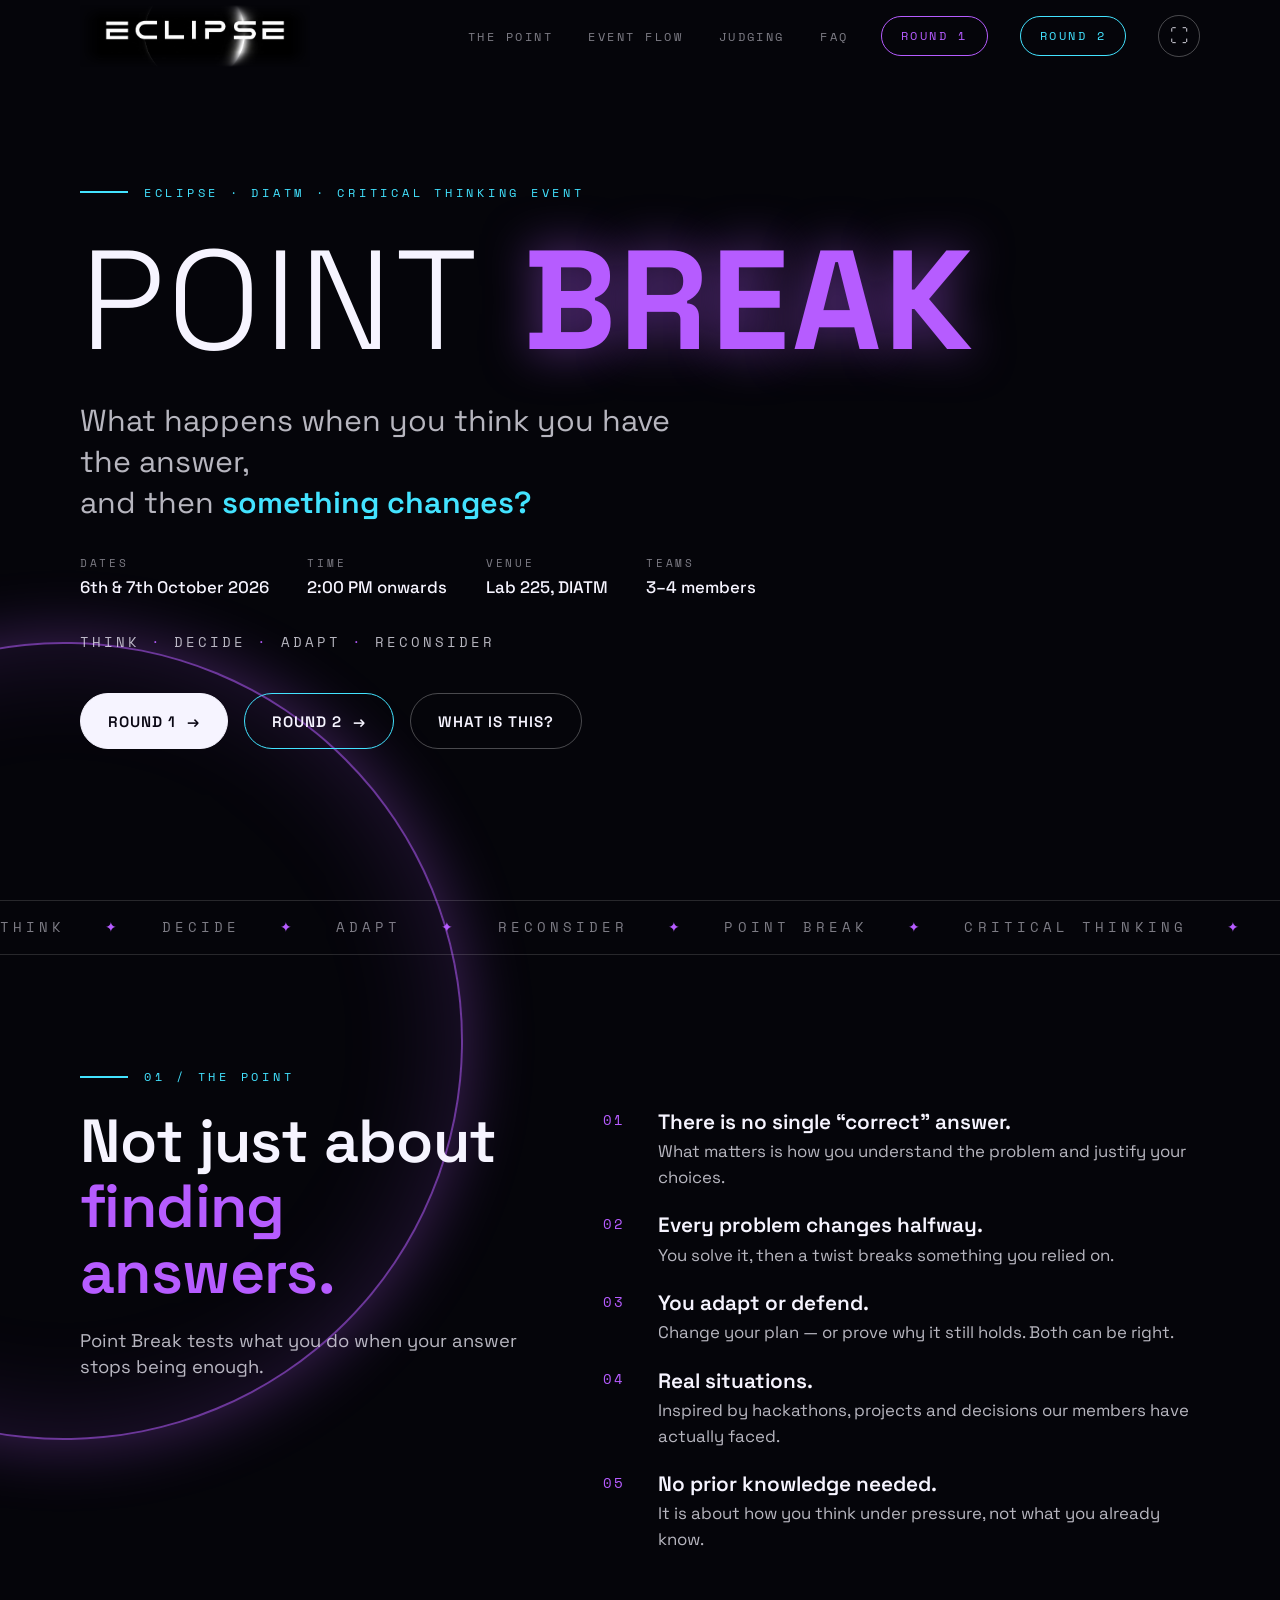
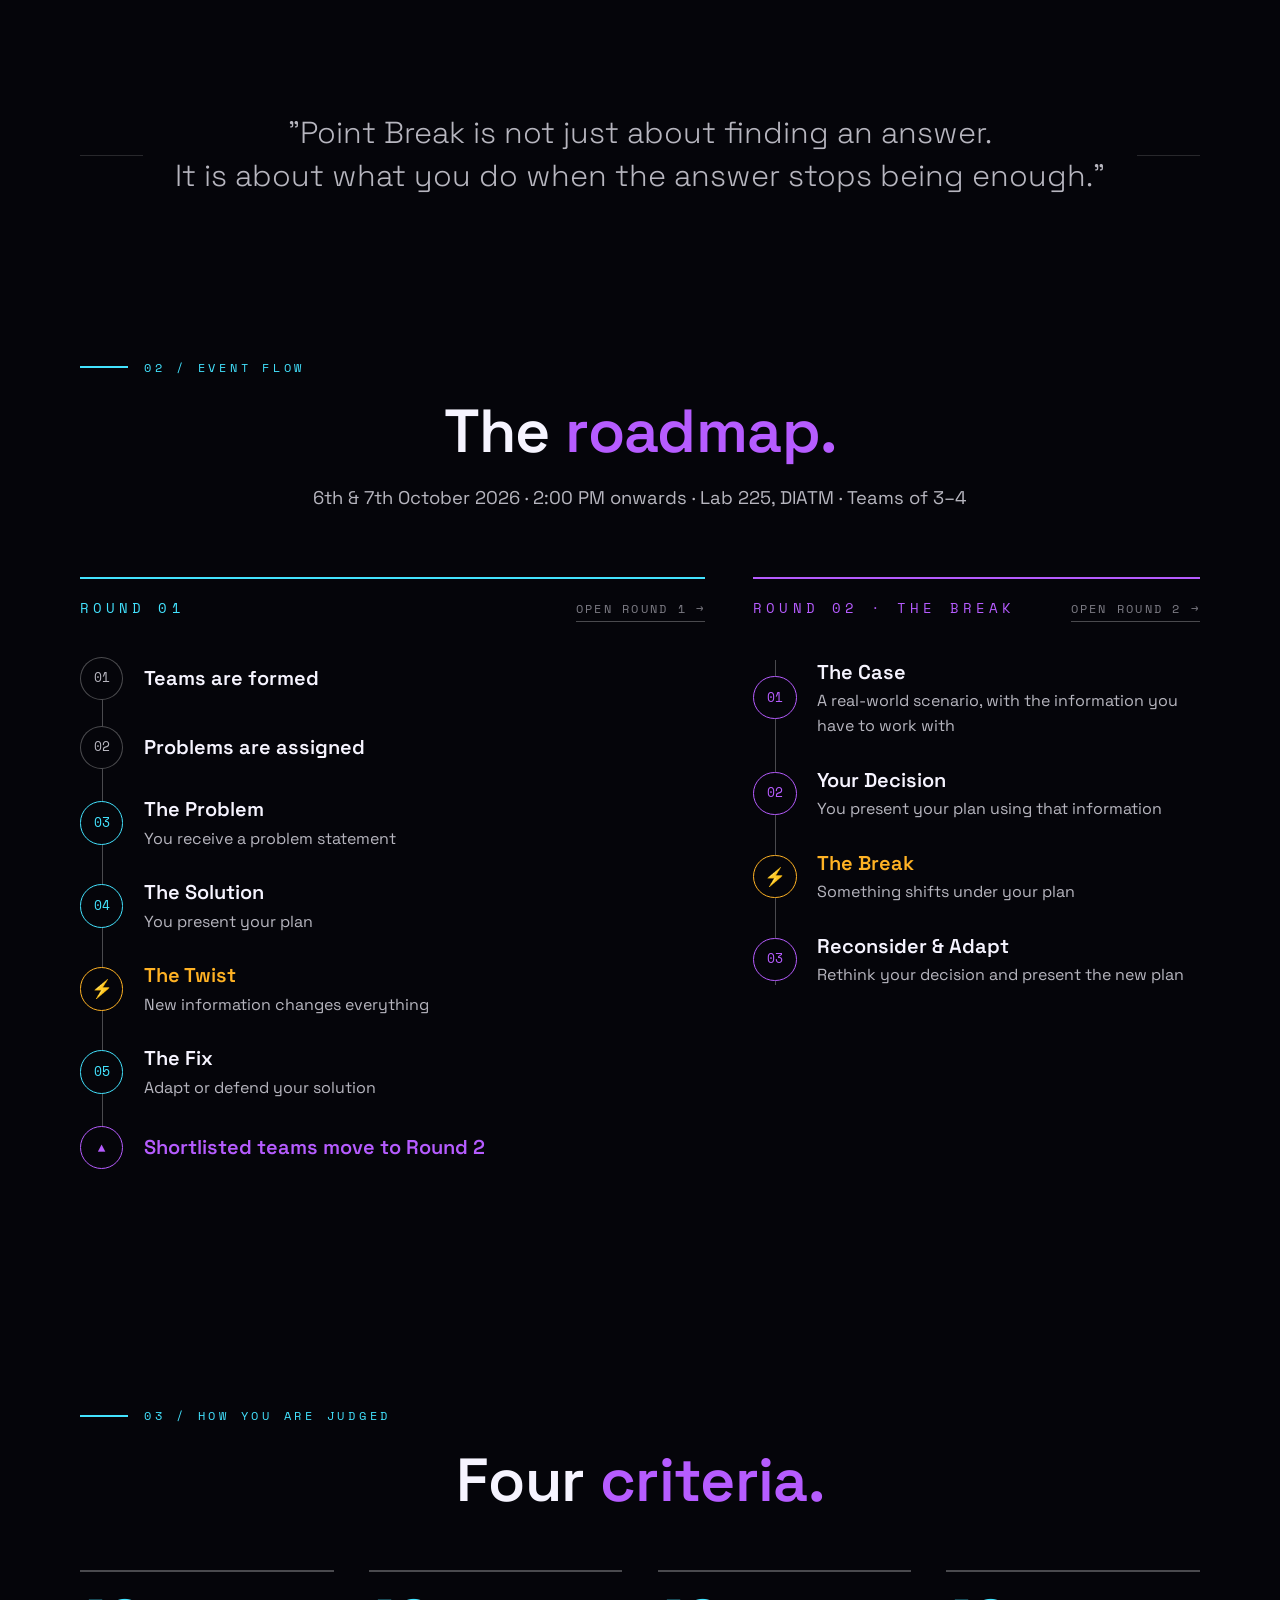
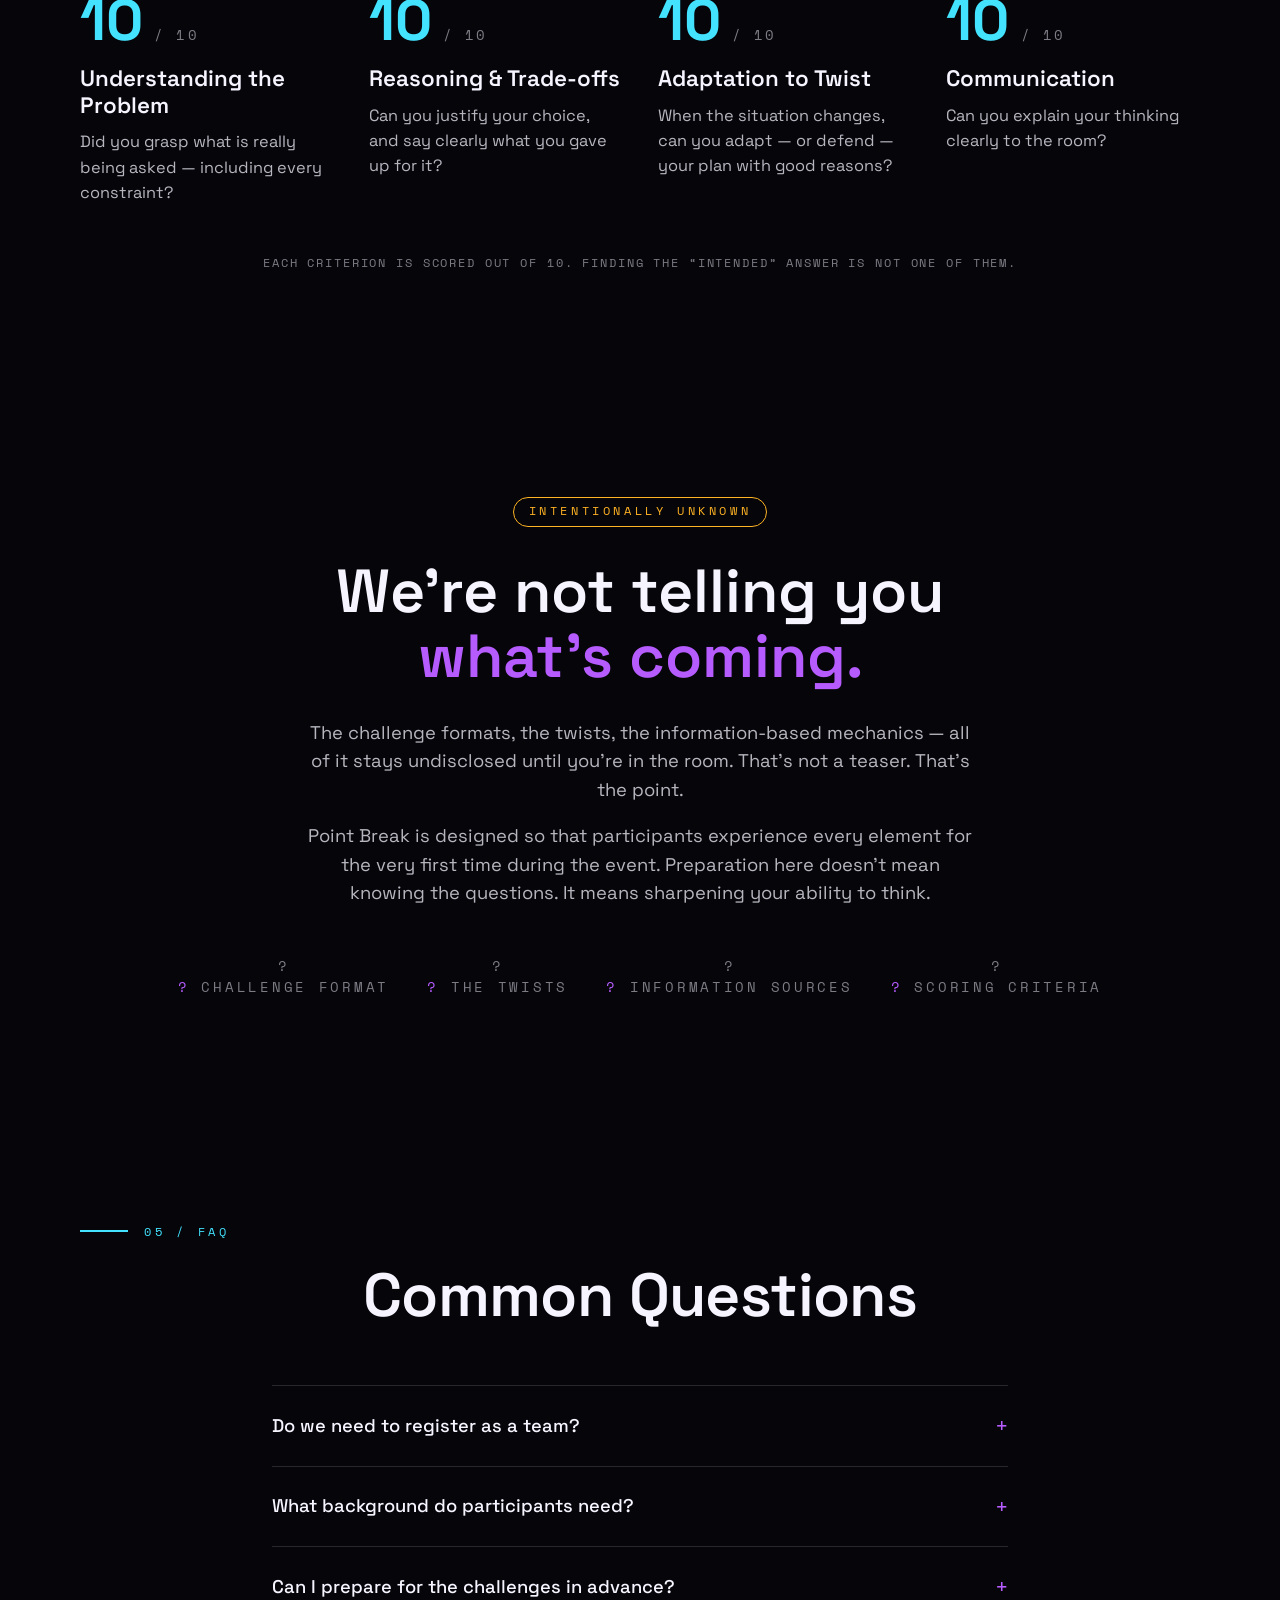
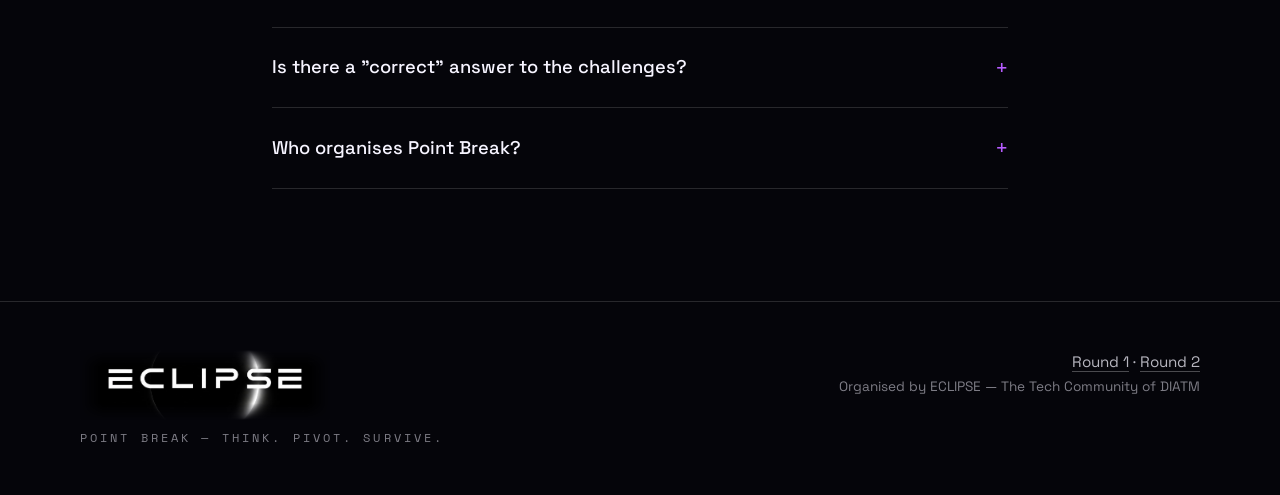
<file: index.html>
<!DOCTYPE html>
<html lang="en">
<head>
  <meta charset="UTF-8" />
  <meta name="viewport" content="width=device-width, initial-scale=1.0" />
  <title>Point Break — Think. Decide. Adapt. Reconsider.</title>
  <meta name="description" content="Point Break is a two-day critical thinking event where teams solve problems, make decisions, and adapt when everything changes. Are you ready?" />
  <link rel="preconnect" href="https://fonts.googleapis.com" />
  <link rel="preconnect" href="https://fonts.gstatic.com" crossorigin />
  <link href="https://fonts.googleapis.com/css2?family=Inter:wght@300;400;500;600;700;900&family=Space+Grotesk:wght@300;400;500;600;700&family=Space+Mono:wght@400;700&display=swap" rel="stylesheet" />
  <link rel="icon" type="image/jpeg" href="eclipse-logo.jpg" />
  <link rel="stylesheet" href="style.css" />
</head>
<body>

  <div class="eclipse" aria-hidden="true"></div>



  <!-- ── NAV ── -->
  <nav class="nav" id="nav">
    <div class="nav-inner">
      <a href="#" class="nav-logo" id="navLogo" aria-label="Point Break by ECLIPSE — back to top">
        <img src="eclipse-logo.jpg" alt="ECLIPSE" class="logo-img" width="200" height="56" />
      </a>
      <ul class="nav-links" id="navLinks">
        <li><a href="#about" class="nav-link">The Point</a></li>
        <li><a href="#flow" class="nav-link">Event Flow</a></li>
        <li><a href="#judging" class="nav-link">Judging</a></li>
        <li><a href="#faq" class="nav-link">FAQ</a></li>
      </ul>
      <a href="presenter.html" class="nav-cta" id="navR1">Round 1</a>
      <a href="round2.html" class="nav-cta nav-cta--2" id="navR2" data-round2>Round 2</a>
      <button class="nav-fs" id="navFs" type="button" aria-label="Toggle fullscreen (F)" title="Fullscreen (F)">⛶</button>
      <button class="nav-toggle" id="navToggle" aria-label="Toggle navigation">
        <span></span><span></span><span></span>
      </button>
    </div>
    <div class="nav-mobile" id="navMobile">
      <a href="#about" class="nav-mobile-link">The Point</a>
      <a href="#flow" class="nav-mobile-link">Event Flow</a>
      <a href="#judging" class="nav-mobile-link">Judging</a>
      <a href="#faq" class="nav-mobile-link">FAQ</a>
      <a href="presenter.html" class="nav-mobile-cta">Round 1 →</a>
      <a href="round2.html" class="nav-mobile-cta" data-round2>Round 2 →</a>
      <button class="nav-mobile-fs" id="navFsMobile" type="button">⛶ Fullscreen</button>
    </div>
  </nav>

  <!-- ── HERO ── -->
  <section class="hero" id="hero">


    <div class="hero-content">
      <div class="hero-eyebrow" data-reveal>
        <span class="eyebrow-line"></span>
        <span class="eyebrow-text">ECLIPSE · DIATM · Critical Thinking Event</span>
        <span class="eyebrow-line"></span>
      </div>

      <h1 class="hero-title" data-reveal>
        <span class="hero-title-word" id="titleWord1">Point</span>
        <span class="hero-title-break" id="titleBreak">
          <span class="crack-line"></span>
          <span class="crack-glow"></span>
        </span>
        <span class="hero-title-word hero-title-accent" id="titleWord2">Break</span>
      </h1>

      <p class="hero-tagline" data-reveal>
        What happens when you think you have the answer,<br class="tagline-br" />
        and then <em>something changes?</em>
      </p>

      <div class="hero-meta" data-reveal>
        <span><i>Dates</i>6th &amp; 7th October 2026</span>
        <span><i>Time</i>2:00 PM onwards</span>
        <span><i>Venue</i>Lab 225, DIATM</span>
        <span><i>Teams</i>3–4 members</span>
      </div>

      <div class="hero-pillars" data-reveal>
        <span class="pillar-chip">Think</span>
        <span class="pillar-dot">·</span>
        <span class="pillar-chip">Decide</span>
        <span class="pillar-dot">·</span>
        <span class="pillar-chip">Adapt</span>
        <span class="pillar-dot">·</span>
        <span class="pillar-chip">Reconsider</span>
      </div>

      <div class="hero-actions" data-reveal>
        <a href="presenter.html" class="btn btn-primary" id="heroRound1Btn">
          <span class="btn-text">Round 1</span>
          <span class="btn-arrow">→</span>
        </a>
        <a href="round2.html" class="btn btn-primary btn-alt" id="heroRound2Btn" data-round2>
          <span class="btn-text">Round 2</span>
          <span class="btn-arrow">→</span>
        </a>
        <a href="#about" class="btn btn-ghost" id="heroLearnBtn">
          <span class="btn-text">What is this?</span>
        </a>
      </div>
    </div>
</section>

  <!-- ── TICKER ── -->
  <div class="ticker-wrap" aria-hidden="true">
    <div class="ticker-track" id="tickerTrack">
      <span>Think</span><span class="ticker-sep">✦</span>
      <span>Decide</span><span class="ticker-sep">✦</span>
      <span>Adapt</span><span class="ticker-sep">✦</span>
      <span>Reconsider</span><span class="ticker-sep">✦</span>
      <span>Point Break</span><span class="ticker-sep">✦</span>
      <span>Critical Thinking</span><span class="ticker-sep">✦</span>
      <span>Think</span><span class="ticker-sep">✦</span>
      <span>Decide</span><span class="ticker-sep">✦</span>
      <span>Adapt</span><span class="ticker-sep">✦</span>
      <span>Reconsider</span><span class="ticker-sep">✦</span>
      <span>Point Break</span><span class="ticker-sep">✦</span>
      <span>Critical Thinking</span><span class="ticker-sep">✦</span>
    </div>
  </div>

  <!-- ── ABOUT ── -->
  <section class="about section" id="about">
    <div class="container">
      <div class="section-label" data-reveal>01 / The Point</div>
      <div class="about-grid">
        <div class="about-left" data-reveal>
          <h2 class="section-title">Not just about<br /><span class="accent">finding answers.</span></h2>
          <p class="about-lead about-lead--small">Point Break tests what you do when your answer stops being enough.</p>
        </div>
        <ol class="point-list">
          <li data-reveal><b>There is no single “correct” answer.</b><span>What matters is how you understand the problem and justify your choices.</span></li>
          <li data-reveal><b>Every problem changes halfway.</b><span>You solve it, then a twist breaks something you relied on.</span></li>
          <li data-reveal><b>You adapt or defend.</b><span>Change your plan — or prove why it still holds. Both can be right.</span></li>
          <li data-reveal><b>Real situations.</b><span>Inspired by hackathons, projects and decisions our members have actually faced.</span></li>
          <li data-reveal><b>No prior knowledge needed.</b><span>It is about how you think under pressure, not what you already know.</span></li>
        </ol>
      </div>
    </div>
  </section>

  <!-- ── CONCEPT BREAK ── -->
  <div class="concept-break" data-reveal>
    <div class="concept-line"></div>
    <div class="concept-center">
      <p class="concept-quote">"Point Break is not just about finding an answer.<br />It is about what you do when the answer stops being enough."</p>
    </div>
    <div class="concept-line"></div>
  </div>

  <!-- ── ROUNDS ── -->
  <section class="flow section" id="flow">
    <div class="container">
      <div class="section-label" data-reveal>02 / Event Flow</div>
      <h2 class="section-title centered" data-reveal>The <span class="accent">roadmap.</span></h2>
      <p class="rounds-intro" data-reveal>6th &amp; 7th October 2026 · 2:00 PM onwards · Lab 225, DIATM · Teams of 3–4</p>

      <div class="roadmap">
        <!-- ROUND 1 -->
        <div class="rm-round" data-reveal>
          <div class="rm-head"><span class="rm-tag">Round 01</span><a href="presenter.html" class="rm-link">Open Round 1 →</a></div>
          <ol class="rm-steps">
            <li><i>01</i><div><b>Teams are formed</b></div></li>
            <li><i>02</i><div><b>Problems are assigned</b></div></li>
            <li class="rm-core"><i>03</i><div><b>The Problem</b><span>You receive a problem statement</span></div></li>
            <li class="rm-core"><i>04</i><div><b>The Solution</b><span>You present your plan</span></div></li>
            <li class="rm-core rm-twist"><i>⚡</i><div><b>The Twist</b><span>New information changes everything</span></div></li>
            <li class="rm-core"><i>05</i><div><b>The Fix</b><span>Adapt or defend your solution</span></div></li>
            <li class="rm-gate"><i>▲</i><div><b>Shortlisted teams move to Round 2</b></div></li>
          </ol>
        </div>

        <!-- ROUND 2 -->
        <div class="rm-round rm-round--2" data-reveal>
          <div class="rm-head"><span class="rm-tag rm-tag--2">Round 02 · The Break</span><a href="round2.html" class="rm-link" data-round2>Open Round 2 →</a></div>
          <ol class="rm-steps">
            <li class="rm-core"><i>01</i><div><b>The Case</b><span>A real-world scenario, with the information you have to work with</span></div></li>
            <li class="rm-core"><i>02</i><div><b>Your Decision</b><span>You present your plan using that information</span></div></li>
            <li class="rm-core rm-twist"><i>⚡</i><div><b>The Break</b><span>Something shifts under your plan</span></div></li>
            <li class="rm-core"><i>03</i><div><b>Reconsider &amp; Adapt</b><span>Rethink your decision and present the new plan</span></div></li>
          </ol>
        </div>
      </div>
    </div>
  </section>

  <!-- ── PILLARS ── -->
  <section class="judging section" id="judging">
    <div class="container">
      <div class="section-label" data-reveal>03 / How You Are Judged</div>
      <h2 class="section-title centered" data-reveal>Four <span class="accent">criteria.</span></h2>
      <div class="judge-grid">
        <div class="judge-card" data-reveal>
          <div class="jc-score">10</div>
          <h3>Understanding the Problem</h3>
          <p>Did you grasp what is really being asked — including every constraint?</p>
        </div>
        <div class="judge-card" data-reveal>
          <div class="jc-score">10</div>
          <h3>Reasoning &amp; Trade-offs</h3>
          <p>Can you justify your choice, and say clearly what you gave up for it?</p>
        </div>
        <div class="judge-card" data-reveal>
          <div class="jc-score">10</div>
          <h3>Adaptation to Twist</h3>
          <p>When the situation changes, can you adapt — or defend — your plan with good reasons?</p>
        </div>
        <div class="judge-card" data-reveal>
          <div class="jc-score">10</div>
          <h3>Communication</h3>
          <p>Can you explain your thinking clearly to the room?</p>
        </div>
      </div>
      <p class="judge-note" data-reveal>Each criterion is scored out of 10. Finding the “intended” answer is not one of them.</p>
    </div>
  </section>

  <!-- ── MYSTERY SECTION ── -->
  <section class="mystery section" id="mystery">
    <div class="mystery-inner container">
      <div class="mystery-badge" data-reveal>Intentionally Unknown</div>
      <h2 class="mystery-title" data-reveal>
        We're not telling you<br /><span class="accent">what's coming.</span>
      </h2>
      <p class="mystery-desc" data-reveal>
        The challenge formats, the twists, the information-based mechanics — all of it stays undisclosed until you're in the room. That's not a teaser. That's the point.
      </p>
      <p class="mystery-desc" data-reveal>
        Point Break is designed so that participants experience every element for the very first time during the event. Preparation here doesn't mean knowing the questions. It means sharpening your ability to think.
      </p>
      <div class="mystery-cards" data-reveal>
        <div class="mystery-card" id="mCard1">
          <div class="mystery-card-icon">?</div>
          <p>Challenge Format</p>
        </div>
        <div class="mystery-card" id="mCard2">
          <div class="mystery-card-icon">?</div>
          <p>The Twists</p>
        </div>
        <div class="mystery-card" id="mCard3">
          <div class="mystery-card-icon">?</div>
          <p>Information Sources</p>
        </div>
        <div class="mystery-card" id="mCard4">
          <div class="mystery-card-icon">?</div>
          <p>Scoring Criteria</p>
        </div>
      </div>
    </div>
  </section>

  <!-- ── FAQ ── -->
  <section class="faq section" id="faq">
    <div class="container">
      <div class="section-label" data-reveal>05 / FAQ</div>
      <h2 class="section-title centered" data-reveal>Common Questions</h2>
      <div class="faq-list" id="faqList">

        <div class="faq-item" data-reveal>
          <button class="faq-question" aria-expanded="false">
            <span>Do we need to register as a team?</span>
            <span class="faq-icon">+</span>
          </button>
          <div class="faq-answer">
            <p>No — teams are formed during the event itself. You register as an individual and build your team on Day 1.</p>
          </div>
        </div>

        <div class="faq-item" data-reveal>
          <button class="faq-question" aria-expanded="false">
            <span>What background do participants need?</span>
            <span class="faq-icon">+</span>
          </button>
          <div class="faq-answer">
            <p>None specific. Point Break is about how you think, not what you already know. The challenges are designed to be accessible while still being genuinely difficult for any background.</p>
          </div>
        </div>

        <div class="faq-item" data-reveal>
          <button class="faq-question" aria-expanded="false">
            <span>Can I prepare for the challenges in advance?</span>
            <span class="faq-icon">+</span>
          </button>
          <div class="faq-answer">
            <p>We intentionally keep the challenge formats undisclosed. The best preparation is practicing how you think — working through unfamiliar problems, explaining your reasoning out loud, and being comfortable reconsidering your approach.</p>
          </div>
        </div>

        <div class="faq-item" data-reveal>
          <button class="faq-question" aria-expanded="false">
            <span>Is there a "correct" answer to the challenges?</span>
            <span class="faq-icon">+</span>
          </button>
          <div class="faq-answer">
            <p>Not necessarily. What matters is your process — how you understood the problem, what decisions you made, how you justified them, and how you adapted when the situation changed. Multiple approaches can be valid.</p>
          </div>
        </div>

        <div class="faq-item" data-reveal>
          <button class="faq-question" aria-expanded="false">
            <span>Who organises Point Break?</span>
            <span class="faq-icon">+</span>
          </button>
          <div class="faq-answer">
            <p>Point Break is organized by ECLIPSE — The Tech Community of DIATM. The challenges are inspired by real situations that our members have faced in hackathons, competitions, and collaborative projects.</p>
          </div>
        </div>

      </div>
    </div>
  </section>



  <!-- ── FOOTER ── -->
  <footer class="footer">
    <div class="container footer-inner">
      <div class="footer-left">
        <img src="eclipse-logo.jpg" alt="ECLIPSE" class="logo-img logo-img--foot" width="200" height="56" />
        <p class="footer-tagline">Point Break — Think. Pivot. Survive.</p>
      </div>
      <div class="footer-right">
        <p class="footer-copy"><a href="presenter.html">Round 1</a> · <a href="round2.html" data-round2>Round 2</a></p>
        <p class="footer-copy footer-copy--muted">Organised by ECLIPSE — The Tech Community of DIATM</p>
      </div>
    </div>
  </footer>

  <script src="site-config.js"></script>
  <script src="main.js"></script>
</body>
</html>
</file>
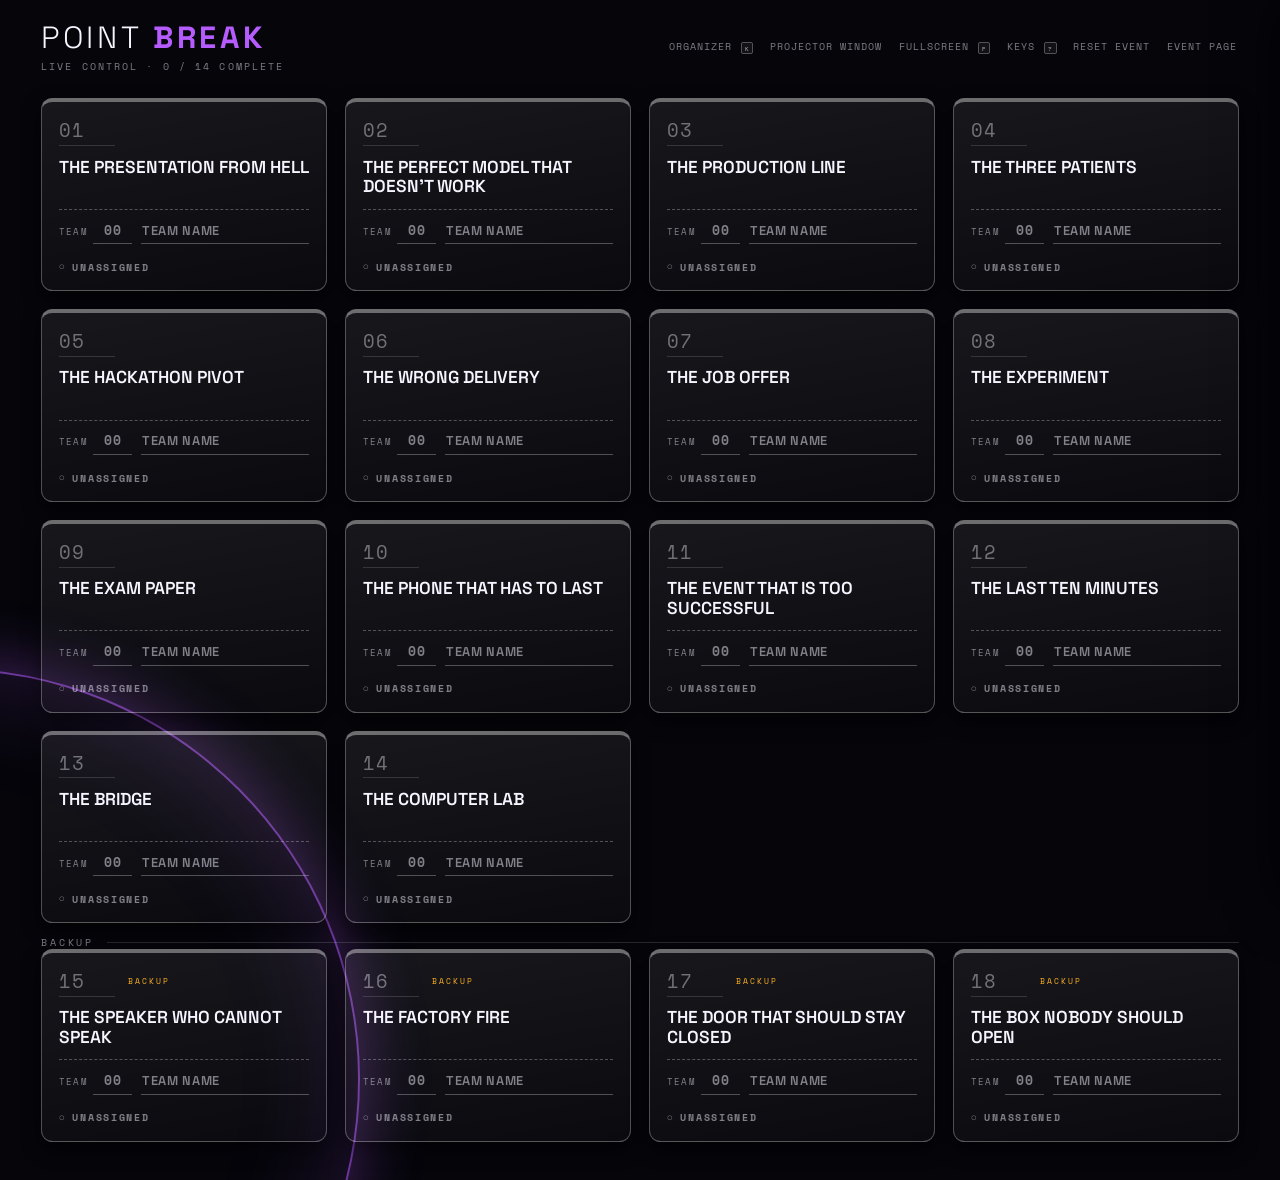
<file: presenter.html>
<!DOCTYPE html>
<html lang="en">
<head>
  <meta charset="UTF-8" />
  <meta name="viewport" content="width=device-width, initial-scale=1.0" />
  <title>Point Break — Live Control</title>
  <link rel="preconnect" href="https://fonts.googleapis.com" />
  <link rel="preconnect" href="https://fonts.gstatic.com" crossorigin />
  <link href="https://fonts.googleapis.com/css2?family=Space+Grotesk:wght@400;500;600;700&family=Space+Mono:wght@400;700&display=swap" rel="stylesheet" />
  <link rel="stylesheet" href="presenter.css" />
</head>
<body>

  <div class="eclipse" aria-hidden="true"></div>

  <!-- ═════════ PROBLEM BOARD (organizer home) ═════════ -->
  <section id="boardView" class="view">
    <header class="bd-top">
      <div class="brand">
        <div class="brand-name">POINT <b>BREAK</b></div>
        <div class="brand-sub">LIVE CONTROL · <span id="bdCount">0 / 0 COMPLETE</span></div>
      </div>
      <div class="timer-slot" aria-live="off"></div>
      <div class="bd-actions no-fs">
        <button class="link" id="btnOrgBoard">Organizer <kbd>K</kbd></button>
        <button class="link" id="btnProjector" title="Open a clean audience window for the projector">Projector window</button>
        <button class="link" id="btnFsBoard">Fullscreen <kbd>F</kbd></button>
        <button class="link" id="btnKeysBoard">Keys <kbd>?</kbd></button>
        <button class="link danger" id="btnReset">Reset event</button>
        <a class="link" href="index.html">Event page</a>
      </div>
    </header>

    <main class="bd-main">
      <div class="grid" id="gridPrimary"></div>
      <div class="sec-title" id="backupTitle"><span>BACKUP</span></div>
      <div class="grid" id="gridBackup"></div>
    </main>
  </section>

  <!-- ═════════ LIVE PROBLEM VIEW (projected) ═════════ -->
  <section id="stageView" class="view" hidden>
    <nav class="prog" id="prog" aria-label="Stage progress"></nav>

    <header class="pv-head">
      <div class="ph-left">
        <span class="ph-num" id="phNum">01</span>
        <span class="ph-title" id="phTitle"></span>
        <span class="ph-badge" id="phBadge" hidden>BACKUP</span>
      </div>
      <div class="timer-slot"></div>
      <div class="ph-team" id="phTeam"></div>
    </header>

    <main class="pv-main" id="pvMain"></main>

    <aside class="ps-side cmp" id="psSide" hidden aria-label="Full problem statement"></aside>

    <footer class="pv-foot"><span>POINT <b>BREAK</b></span><span id="pfDots"></span><span>ECLIPSE · DIATM</span></footer>
  </section>

  <!-- auto-hiding organizer dock -->
  <div class="dock" id="ctl" hidden></div>

  <!-- ═════════ ORGANIZER DRAWER (private) ═════════ -->
  <aside id="drawer" class="drawer" aria-hidden="true" role="dialog" aria-label="Organizer panel">
    <div class="dr-head">
      <div>
        <div class="dr-lock">🔒 ORGANIZER ONLY — NEVER SHOW ON PROJECTOR</div>
        <div class="dr-title" id="drTitle"></div>
      </div>
      <button class="btn ghost" id="drClose" aria-label="Close organizer panel">✕ <kbd>ESC</kbd></button>
    </div>
    <div class="dr-tabs" role="tablist" id="drTabs">
      <button role="tab" data-tab="key" class="secret">KEY</button>
      <button role="tab" data-tab="lock">LOCK</button>
      <button role="tab" data-tab="score" class="secret">SCORE</button>
      <button role="tab" data-tab="timer">TIMER</button>
      <button role="tab" data-tab="team">TEAM</button>
      <button role="tab" data-tab="setup">SETUP</button>
    </div>
    <div class="dr-body" id="drBody"></div>
  </aside>

  <!-- ═════════ TWIST TRANSITION ═════════ -->
  <div id="twistFx" class="twist-fx" aria-hidden="true"></div>

  <!-- ═════════ MODALS ═════════ -->
  <div class="modal" id="modalReset" hidden role="alertdialog" aria-modal="true" aria-labelledby="mrTitle">
    <div class="modal-card danger">
      <div class="m-title" id="mrTitle">RESET ENTIRE EVENT?</div>
      <p>This permanently clears <b>all team numbers and names, problem progress, scores and timer</b> saved in this browser. This cannot be undone.</p>
      <div class="m-actions">
        <button class="btn ghost" id="mrCancel">CANCEL</button>
        <button class="btn danger" id="mrOk">YES — RESET EVERYTHING</button>
      </div>
    </div>
  </div>

  <div class="modal" id="modalKeys" hidden role="dialog" aria-modal="true" aria-labelledby="mkTitle">
    <div class="modal-card">
      <div class="m-title" id="mkTitle">KEYBOARD SHORTCUTS</div>
      <ul class="keylist">
        <li><kbd>←</kbd> <kbd>→</kbd><span>Previous / next stage</span></li>
        <li><kbd>T</kbd><span>Timer panel (organizer)</span></li>
        <li><kbd>[</kbd> <kbd>]</kbd><span>Previous / next team (problem)</span></li>
        <li><kbd>H</kbd><span>Back to problem board</span></li>
        <li><kbd>F</kbd><span>Fullscreen (clean audience view)</span></li>
        <li><kbd>P</kbd><span>Show / hide the full problem sidebar</span></li>
        <li><kbd>L</kbd><span>Record &amp; lock the team’s decision</span></li>
        <li><kbd>K</kbd><span>Organizer panel (also on the board)</span></li>
        <li><kbd>J</kbd><span>Judging scores (private panel)</span></li>
        <li><kbd>Space</kbd><span>Start / pause timer</span></li>
        <li><kbd>ESC</kbd><span>Close panel / dialog</span></li>
        <li><kbd>?</kbd><span>This list</span></li>
      </ul>
      <p class="m-note">Nothing here can reset the event — that needs the on-screen RESET EVENT button and a confirmation.</p>
      <div class="m-actions"><button class="btn" id="mkOk">GOT IT</button></div>
    </div>
  </div>

  <script src="presenter-data.js"></script>
  <script src="presenter.js"></script>
</body>
</html>
</file>
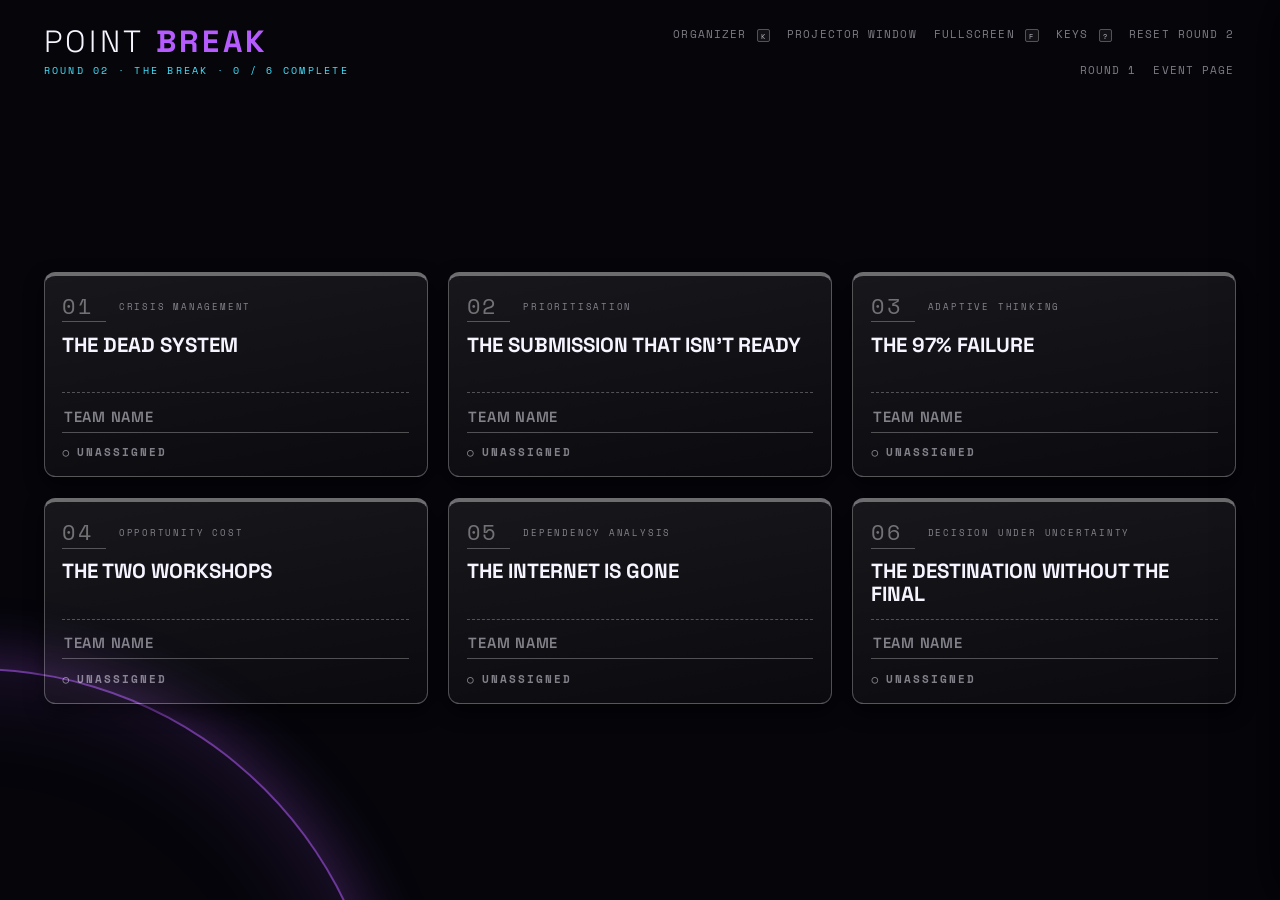
<file: round2.html>
<!DOCTYPE html>
<html lang="en">
<head>
  <meta charset="UTF-8" />
  <meta name="viewport" content="width=device-width, initial-scale=1.0" />
  <title>Point Break — Round 02 · The Break</title>
  <link rel="preconnect" href="https://fonts.googleapis.com" />
  <link rel="preconnect" href="https://fonts.gstatic.com" crossorigin />
  <link href="https://fonts.googleapis.com/css2?family=Space+Grotesk:wght@300;400;500;600;700&family=Space+Mono:wght@400;700&display=swap" rel="stylesheet" />
  <link rel="stylesheet" href="round2.css" />
</head>
<body class="t-pre">

  <div class="eclipse" aria-hidden="true"></div>

  <!-- PROBLEM BOARD -->
  <section id="boardView" class="view">
    <header class="bd-top">
      <div class="brand">
        <div class="brand-name">POINT <b>BREAK</b></div>
        <div class="brand-sub">ROUND 02 · THE BREAK · <span id="bdCount">0 / 0 COMPLETE</span></div>
      </div>
      <div class="timer-slot" aria-live="off"></div>
      <div class="bd-actions no-fs">
        <button class="link" id="btnOrgBoard">Organizer <kbd>K</kbd></button>
        <button class="link" id="btnProjBoard">Projector window</button>
        <button class="link" id="btnFsBoard">Fullscreen <kbd>F</kbd></button>
        <button class="link" id="btnKeysBoard">Keys <kbd>?</kbd></button>
        <button class="link danger" id="btnResetBoard">Reset round 2</button>
        <a class="link" href="presenter.html">Round 1</a>
        <a class="link" href="index.html">Event page</a>
      </div>
    </header>
    <main class="bd-main"><div class="grid" id="grid"></div></main>
  </section>

  <div id="app" hidden>
    <header class="hd">
      <div class="hd-brand">
        <div class="hd-name">POINT <b>BREAK</b></div>
        <div class="hd-sub">ROUND 02 · THE BREAK</div>
      </div>

      <div class="hd-mid"><div class="hd-ctx" id="hdCtx"></div></div>

      <div class="hd-right">
        <div class="timer-slot" aria-live="off"></div>
        <div class="hd-phase" id="hdPhase"></div>
      </div>
    </header>

    <nav class="ph" id="phases" aria-label="Phase"></nav>

    <main class="stage" id="stage"></main>

    <footer class="foot"><span>POINT <b>BREAK</b></span><span id="ftTag">YOU TRUSTED THE INFORMATION. NOW PROVE THAT YOU KNEW WHAT TO TRUST.</span><span>ECLIPSE · DIATM</span></footer>
  </div>

  <!-- organizer dock (auto-hides) -->
  <div class="dock" id="dock"></div>

  <!-- organizer drawer: never rendered in presentation / projector mode -->
  <aside class="drawer" id="drawer" aria-hidden="true" role="dialog" aria-label="Organizer panel">
    <div class="dr-head">
      <div>
        <div class="dr-lock">🔒 ORGANIZER ONLY — NEVER SHOW ON THE PROJECTOR</div>
        <div class="dr-title" id="drTitle"></div>
      </div>
      <button class="btn ghost" id="drClose" aria-label="Close organizer panel">✕ <kbd>ESC</kbd></button>
    </div>
    <div class="dr-tabs" role="tablist" id="drTabs">
      <button role="tab" data-tab="key" class="secret">KEY</button>
      <button role="tab" data-tab="life">LIFELINES</button>
      <button role="tab" data-tab="text" class="secret">NOTES</button>
      <button role="tab" data-tab="score" class="secret">SCORE</button>
      <button role="tab" data-tab="timer">TIMER</button>
      <button role="tab" data-tab="setup">SETUP</button>
    </div>
    <div class="dr-body" id="drBody"></div>
  </aside>

  <div class="toast" id="toast" role="status" aria-live="polite"></div>

  <!-- THE BREAK cinematic overlay -->
  <div id="fx" class="fx" aria-hidden="true"></div>

  <!-- lifeline picker (L) -->
  <div class="modal" id="modalLife" hidden role="dialog" aria-modal="true" aria-labelledby="mlTitle">
    <div class="modal-card wide">
      <div class="m-title" id="mlTitle">LIFELINES</div>
      <div class="ll-grid" id="llGrid"></div>
      <div class="m-actions"><button class="btn ghost" id="mlClose">CLOSE <kbd>ESC</kbd></button></div>
    </div>
  </div>

  <div class="modal" id="modalKeys" hidden role="dialog" aria-modal="true" aria-labelledby="mkTitle">
    <div class="modal-card">
      <div class="m-title" id="mkTitle">KEYBOARD SHORTCUTS</div>
      <ul class="keylist">
        <li><span><kbd>←</kbd> <kbd>→</kbd></span><span>Previous / next phase</span></li>
        <li><span><kbd>Space</kbd></span><span>Start / pause timer</span></li>
        <li><span><kbd>B</kbd></span><span>Trigger THE BREAK</span></li>
        <li><span><kbd>T</kbd></span><span>Timer panel (organizer)</span></li>
        <li><span><kbd>L</kbd></span><span>Open lifelines</span></li>
        <li><span><kbd>Enter</kbd></span><span>Confirm the lifeline in use</span></li>
        <li><span><kbd>R</kbd></span><span>Reveal reality</span></li>
        <li><span><kbd>[</kbd> <kbd>]</kbd></span><span>Previous / next problem</span></li>
        <li><span><kbd>H</kbd></span><span>Back to the problem board</span></li>
        <li><span><kbd>K</kbd></span><span>Organizer panel (answers, scores)</span></li>
        <li><span><kbd>F</kbd></span><span>Fullscreen / presentation mode</span></li>
        <li><span><kbd>Esc</kbd></span><span>Close panel · cancel a lifeline</span></li>
        <li><span><kbd>?</kbd></span><span>This list</span></li>
      </ul>
      <div class="m-actions"><button class="btn" id="mkOk">GOT IT</button></div>
    </div>
  </div>

  <div class="modal" id="modalReset" hidden role="alertdialog" aria-modal="true" aria-labelledby="mrTitle">
    <div class="modal-card danger">
      <div class="m-title" id="mrTitle">RESET ALL OF ROUND 2?</div>
      <p>This permanently clears team names, every problem’s progress, lifelines used, scores, notes and any outcomes you typed. It cannot be undone.</p>
      <div class="m-actions">
        <button class="btn ghost" id="mrCancel">CANCEL</button>
        <button class="btn danger" id="mrOk">YES — RESET EVERYTHING</button>
      </div>
    </div>
  </div>

  <script src="site-config.js"></script>
  <script>
    (function () {
      var open = !window.SITE || window.SITE.round2Enabled !== false;
      if (!open) {
        document.title = 'Point Break — Round 02 · Locked';
        document.body.className = 't-pre';
        document.body.innerHTML =
          '<div class="eclipse" aria-hidden="true"></div>' +
          '<main class="locked"><div class="lk-ic" aria-hidden="true">🔒</div>' +
          '<div class="lk-k">ROUND 02 · THE BREAK</div><h1>NOT OPEN YET</h1>' +
          '<p>Round 2 is only for shortlisted teams, and it opens after Round 1.</p>' +
          '<div class="lk-links"><a href="index.html">← Event page</a><a href="presenter.html">Round 1</a></div></main>';
        return;
      }
      function load(src, cb) { var s = document.createElement('script'); s.src = src; s.onload = cb; document.body.appendChild(s); }
      load('round2-data.js', function () { load('round2.js'); });
    })();
  </script>
</body>
</html>
</file>
<file: style.css>
/* ═══════════════════════════════════════════
   POINT BREAK — STYLE.CSS (landing page)
   Same language as the presenter: black, thin lines,
   one eclipse ring, Space Grotesk + Space Mono,
   purple / cyan / amber used sparingly.
   ═══════════════════════════════════════════ */

:root {
  --bg:     #05050a;
  --panel:  rgba(255,255,255,0.04);
  --line:   rgba(255,255,255,0.14);
  --line-2: rgba(255,255,255,0.28);

  --tx:   #f6f4ff;
  --dim:  rgba(246,244,255,0.74);
  --mute: rgba(246,244,255,0.5);

  --pur: #b65cff;
  --cy:  #43e3ff;
  --amb: #ffb224;

  --display: 'Space Grotesk', 'Inter', system-ui, sans-serif;
  --mono:    'Space Mono', ui-monospace, monospace;
}

*, *::before, *::after { box-sizing: border-box; margin: 0; padding: 0; }

html { scroll-behavior: smooth; -webkit-font-smoothing: antialiased; }

body {
  font-family: var(--display);
  background: var(--bg);
  color: var(--tx);
  line-height: 1.55;
  overflow-x: hidden;
}

a { color: inherit; }
::selection { background: rgba(182,92,255,0.35); }
:focus-visible { outline: 3px solid var(--cy); outline-offset: 3px; }

/* the eclipse — one quiet ring, bottom-left (same as the presenter) */
.eclipse {
  position: fixed; left: -26vw; bottom: -42vw; width: 62vw; height: 62vw; border-radius: 50%;
  background: var(--bg); pointer-events: none; z-index: 0;
  box-shadow: 0 0 0 2px rgba(182,92,255,0.5), 0 0 5vw 0.6vw rgba(182,92,255,0.3), inset 0 0 9vw rgba(182,92,255,0.18);
}
body > nav, body > section, body > div:not(.eclipse), body > footer { position: relative; z-index: 1; }

.container { width: min(1120px, 100% - 3rem); margin: 0 auto; }
.section { padding: 7rem 0; }
.accent { color: var(--pur); }

/* ── labels & titles ── */
.section-label {
  font-family: var(--mono); font-size: 0.78rem; letter-spacing: 0.3em; text-transform: uppercase; color: var(--cy);
  display: flex; align-items: center; gap: 1rem; margin-bottom: 1.4rem;
}
.section-label::before { content: ''; width: 3rem; height: 2px; background: currentColor; }
.section-title { font-weight: 600; font-size: clamp(2.2rem, 5vw, 3.8rem); line-height: 1.08; letter-spacing: -0.01em; }
.section-title.centered { text-align: center; }

/* scroll reveal */
[data-reveal] { opacity: 0; transform: translateY(1.2rem); transition: opacity .7s ease, transform .7s cubic-bezier(.2,.8,.2,1); }
[data-reveal].revealed { opacity: 1; transform: none; }

/* ── buttons ── */
.btn {
  display: inline-flex; align-items: center; gap: 0.7rem; padding: 0.95rem 1.7rem; border-radius: 99px;
  font-weight: 600; font-size: 0.95rem; letter-spacing: 0.06em; text-decoration: none; text-transform: uppercase;
  border: 1.5px solid var(--line-2); transition: background .2s, border-color .2s, color .2s;
}
.btn-primary { background: var(--tx); color: #0a0714; border-color: var(--tx); }
.btn-primary:hover { background: var(--pur); border-color: var(--pur); color: #fff; }
.btn-ghost { background: transparent; }
.btn-ghost:hover { border-color: #fff; background: rgba(255,255,255,0.08); }
.btn-shimmer { display: none; }

/* ═══════════ NAV ═══════════ */
.nav { position: fixed !important; top: 0; left: 0; right: 0; z-index: 50 !important; transition: background .3s, border-color .3s; border-bottom: 1px solid transparent; }
.nav.scrolled { background: rgba(5,5,10,0.86); backdrop-filter: blur(14px); border-bottom-color: var(--line); }
.nav-inner { width: min(1120px, 100% - 3rem); margin: 0 auto; height: 4.5rem; display: flex; align-items: center; gap: 2rem; }
.nav-logo { font-family: var(--mono); font-weight: 700; font-size: 1.2rem; letter-spacing: 0.1em; text-decoration: none; margin-right: auto; }
.logo-bracket { color: var(--cy); }
.nav-links { list-style: none; display: flex; gap: 2.2rem; }
.nav-link { font-family: var(--mono); font-size: 0.78rem; letter-spacing: 0.2em; text-transform: uppercase; text-decoration: none; color: var(--mute); transition: color .2s; }
.nav-link:hover { color: #fff; }
.nav-cta { font-family: var(--mono); font-size: 0.78rem; letter-spacing: 0.2em; text-transform: uppercase; text-decoration: none; padding: 0.6rem 1.2rem; border: 1.5px solid var(--pur); border-radius: 99px; color: var(--pur); transition: background .2s, color .2s; }
.nav-cta:hover { background: var(--pur); color: #fff; }
.nav-toggle { display: none; background: none; border: none; width: 2.4rem; height: 2.4rem; flex-direction: column; justify-content: center; gap: 6px; cursor: pointer; }
.nav-toggle span { display: block; height: 2px; background: var(--tx); transition: transform .25s, opacity .25s; }
.nav-toggle.open span:nth-child(1) { transform: translateY(8px) rotate(45deg); }
.nav-toggle.open span:nth-child(2) { opacity: 0; }
.nav-toggle.open span:nth-child(3) { transform: translateY(-8px) rotate(-45deg); }
.nav-mobile { display: none; flex-direction: column; gap: 0.2rem; padding: 0.5rem 1.5rem 1.5rem; background: rgba(5,5,10,0.96); border-bottom: 1px solid var(--line); }
.nav-mobile.open { display: flex; }
.nav-mobile-link, .nav-mobile-cta { font-family: var(--mono); font-size: 0.85rem; letter-spacing: 0.2em; text-transform: uppercase; text-decoration: none; color: var(--dim); padding: 0.9rem 0; border-bottom: 1px solid var(--line); }
.nav-mobile-cta { color: var(--pur); border-bottom: none; }

/* ═══════════ HERO ═══════════ */
.hero { min-height: 100vh; display: flex; align-items: center; padding: 7rem 0 5rem; }
.hero-content { width: min(1120px, 100% - 3rem); margin: 0 auto; display: flex; flex-direction: column; align-items: flex-start; gap: 2rem; }
.hero-eyebrow { display: flex; align-items: center; gap: 1rem; font-family: var(--mono); font-size: 0.78rem; letter-spacing: 0.3em; text-transform: uppercase; color: var(--cy); }
.eyebrow-line:first-child { width: 3rem; height: 2px; background: currentColor; }
.eyebrow-line:last-child { display: none; }
.hero-title { font-size: clamp(3.4rem, 11vw, 9rem); line-height: 0.95; letter-spacing: 0.02em; text-transform: uppercase; display: flex; flex-wrap: wrap; align-items: baseline; gap: 0 0.3em; }
.hero-title-word { font-weight: 300; }
.hero-title-accent { font-weight: 700; color: var(--pur); text-shadow: 0 0 3rem rgba(182,92,255,0.55); }
.hero-title-break { display: none; }
.hero-tagline { font-weight: 400; font-size: clamp(1.2rem, 2.4vw, 1.9rem); line-height: 1.35; color: var(--dim); max-width: 40rem; }
.hero-tagline em { font-style: normal; font-weight: 600; color: var(--cy); }
.hero-meta { display: flex; flex-wrap: wrap; gap: 0.6rem 2.4rem; }
.hero-meta span { font-weight: 500; font-size: 1.05rem; display: flex; flex-direction: column; gap: 0.15rem; }
.hero-meta i { font-style: normal; font-family: var(--mono); font-size: 0.68rem; letter-spacing: 0.25em; text-transform: uppercase; color: var(--mute); }
.hero-pillars { display: flex; flex-wrap: wrap; align-items: center; gap: 0.7rem; font-family: var(--mono); font-size: 0.85rem; letter-spacing: 0.22em; text-transform: uppercase; color: var(--dim); }
.pillar-dot { color: var(--pur); }
.hero-actions { display: flex; flex-wrap: wrap; gap: 1rem; margin-top: 0.5rem; }

/* ticker */
.ticker-wrap { overflow: hidden; border-top: 1px solid var(--line); border-bottom: 1px solid var(--line); padding: 1rem 0; }
.ticker-track { display: flex; gap: 2.5rem; width: max-content; font-family: var(--mono); font-size: 0.85rem; letter-spacing: 0.3em; text-transform: uppercase; color: var(--mute); animation: tick 40s linear infinite; }
.ticker-sep { color: var(--pur); }
@keyframes tick { to { transform: translateX(-50%); } }

/* ═══════════ ABOUT ═══════════ */
.about-grid { display: grid; grid-template-columns: 1fr 1.3fr; gap: 4rem; align-items: start; }
.about-lead { font-weight: 500; font-size: 1.5rem; line-height: 1.4; margin-bottom: 1.4rem; }
.about-body { font-size: 1.1rem; color: var(--dim); margin-bottom: 1.1rem; }
.about-body strong { color: var(--cy); font-weight: 600; }
.about-callout { display: flex; gap: 1.2rem; align-items: center; margin-top: 2rem; padding: 1.2rem 0 1.2rem 1.4rem; border-left: 2px solid var(--pur); }
.callout-icon { font-size: 1.6rem; color: var(--amb); }
.about-callout p { font-weight: 500; font-size: 1.1rem; }
.about-callout em { font-style: normal; color: var(--cy); }

.concept-break { display: flex; align-items: center; gap: 2rem; width: min(1120px, 100% - 3rem); margin: 0 auto; padding: 3rem 0; }
.concept-line { flex: 1; height: 1px; background: var(--line); }
.concept-quote { text-align: center; font-weight: 300; font-size: clamp(1.2rem, 2.4vw, 1.9rem); line-height: 1.4; color: var(--dim); }

/* ═══════════ ROUNDS ═══════════ */
.rounds-intro { text-align: center; color: var(--dim); font-size: 1.15rem; max-width: 40rem; margin: 1.2rem auto 4rem; }
.day-block { margin-bottom: 3rem; }
.day-block-header { display: flex; align-items: center; gap: 1.2rem; margin-bottom: 2rem; }
.day-block-pill { font-family: var(--mono); font-size: 0.8rem; letter-spacing: 0.22em; text-transform: uppercase; color: var(--cy); white-space: nowrap; }
.day-block-pill--advanced { color: var(--pur); }
.day-block-line { flex: 1; height: 1px; background: var(--line); }
.rounds-timeline { display: flex; flex-direction: column; gap: 1.6rem; }
.round-row { display: grid; grid-template-columns: 4rem 1fr; gap: 1.5rem; }
.round-spine { display: flex; flex-direction: column; align-items: center; }
.round-node { width: 3rem; height: 3rem; border-radius: 50%; border: 1.5px solid var(--cy); display: grid; place-items: center; font-family: var(--mono); font-weight: 700; font-size: 0.8rem; color: var(--cy); flex-shrink: 0; }
.round-node--advanced { border-color: var(--pur); color: var(--pur); }
.round-connector { flex: 1; width: 1px; background: var(--line); margin-top: 0.4rem; }
.round-card { border-top: 2px solid var(--cy); padding: 1.4rem 0 1.8rem; }
.round-card--twist { border-top-color: var(--amb); }
.round-card--advanced { border-top-color: var(--pur); }
.round-meta { display: flex; flex-wrap: wrap; align-items: center; gap: 1.2rem; margin-bottom: 0.6rem; }
.round-label { font-family: var(--mono); font-size: 0.78rem; letter-spacing: 0.25em; text-transform: uppercase; color: var(--mute); }
.round-tag { font-family: var(--mono); font-size: 0.72rem; letter-spacing: 0.2em; text-transform: uppercase; color: var(--cy); }
.round-tag--twist { color: var(--amb); } .round-tag--advanced { color: var(--pur); }
.round-title { font-weight: 600; font-size: 1.8rem; line-height: 1.15; }
.round-sub { color: var(--dim); font-size: 1.05rem; margin-top: 0.4rem; max-width: 42rem; }
.round-detail-grid { display: grid; grid-template-columns: 1fr 1fr; gap: 1.2rem 2.5rem; margin: 1.6rem 0 1.2rem; }
.round-detail { display: flex; gap: 0.9rem; }
.rd-icon { color: var(--pur); font-size: 1.05rem; width: 1.4rem; flex-shrink: 0; }
.rd-label { font-family: var(--mono); font-size: 0.68rem; letter-spacing: 0.22em; text-transform: uppercase; color: var(--mute); }
.rd-value { font-size: 1rem; color: var(--tx); line-height: 1.4; margin-top: 0.15rem; }
.round-pillar-chips { display: flex; flex-wrap: wrap; gap: 0.6rem; }
.rp-chip { font-family: var(--mono); font-size: 0.7rem; letter-spacing: 0.18em; text-transform: uppercase; padding: 0.3em 0.9em; border: 1px solid var(--line-2); border-radius: 99px; color: var(--dim); }
.rp-chip--twist { border-color: var(--amb); color: var(--amb); }
.rp-chip--final { border-color: var(--pur); color: var(--pur); }

.qualification-bridge { display: flex; align-items: center; gap: 2rem; margin: 3.5rem 0; }
.qb-line { flex: 1; height: 1px; background: var(--line); }
.qb-center { text-align: center; }
.qb-icon { color: var(--amb); font-size: 1rem; }
.qb-label { font-family: var(--mono); font-size: 0.85rem; letter-spacing: 0.3em; text-transform: uppercase; color: var(--amb); margin: 0.3rem 0; }
.qb-desc { color: var(--dim); font-size: 1rem; }

/* ═══════════ PILLARS ═══════════ */
.pillars-grid { display: grid; grid-template-columns: repeat(4, 1fr); gap: 2.2rem; margin-top: 4rem; }
.pillar-card { border-top: 2px solid var(--line-2); padding-top: 1.4rem; transition: border-color .25s; }
.pillar-card:hover { border-top-color: var(--pur); }
.pillar-number { font-family: var(--mono); font-size: 0.85rem; letter-spacing: 0.2em; color: var(--pur); }
.pillar-icon-wrap { color: var(--cy); margin: 1.2rem 0 1rem; }
.pillar-svg { width: 2.6rem; height: 2.6rem; }
.pillar-name { font-weight: 600; font-size: 1.6rem; margin-bottom: 0.6rem; }
.pillar-desc { color: var(--dim); font-size: 1rem; }

/* ═══════════ MYSTERY ═══════════ */
.mystery { text-align: center; }
.mystery-badge { display: inline-block; font-family: var(--mono); font-size: 0.75rem; letter-spacing: 0.3em; text-transform: uppercase; color: var(--amb); border: 1px solid var(--amb); padding: 0.4em 1.2em; border-radius: 99px; margin-bottom: 2rem; }
.mystery-title { font-weight: 600; font-size: clamp(2.2rem, 5vw, 3.8rem); line-height: 1.08; margin-bottom: 1.8rem; }
.mystery-desc { color: var(--dim); font-size: 1.15rem; max-width: 42rem; margin: 0 auto 1.1rem; }
.mystery-cards { display: flex; flex-wrap: wrap; justify-content: center; gap: 1rem 2.4rem; margin-top: 3rem; }
.mystery-card { font-family: var(--mono); font-size: 0.85rem; letter-spacing: 0.2em; text-transform: uppercase; color: var(--mute); }
.mystery-card p::before { content: '? '; color: var(--pur); }

/* ═══════════ FAQ ═══════════ */
.faq-list { width: min(46rem, 100%); margin: 3.5rem auto 0; }
.faq-item { border-top: 1px solid var(--line); }
.faq-item:last-child { border-bottom: 1px solid var(--line); }
.faq-question { width: 100%; background: none; border: none; color: inherit; font: inherit; font-weight: 500; font-size: 1.15rem; text-align: left; display: flex; justify-content: space-between; align-items: center; gap: 1rem; padding: 1.4rem 0; cursor: pointer; }
.faq-question:hover { color: var(--cy); }
.faq-icon { font-family: var(--mono); font-size: 1.4rem; color: var(--pur); transition: transform .25s; }
.faq-question[aria-expanded="true"] .faq-icon { transform: rotate(45deg); }
.faq-answer { max-height: 0; overflow: hidden; transition: max-height .35s ease; }
.faq-answer p { color: var(--dim); font-size: 1.05rem; padding: 0 2rem 1.5rem 0; }

/* ═══════════ FOOTER ═══════════ */
.footer { border-top: 1px solid var(--line); padding: 3rem 0; }
.footer-inner { display: flex; flex-wrap: wrap; justify-content: space-between; gap: 1.5rem; }
.footer-logo { font-family: var(--mono); font-weight: 700; font-size: 1.2rem; letter-spacing: 0.1em; }
.footer-tagline { font-family: var(--mono); font-size: 0.78rem; letter-spacing: 0.25em; text-transform: uppercase; color: var(--mute); margin-top: 0.5rem; }
.footer-right { text-align: right; }
.footer-copy { font-size: 0.95rem; color: var(--dim); }
.footer-copy--muted { color: var(--mute); font-size: 0.85rem; margin-top: 0.2rem; }
.footer-crack { display: none; }

/* ═══════════ RESPONSIVE ═══════════ */
@media (max-width: 900px) {
  .about-grid { grid-template-columns: 1fr; gap: 2rem; }
  .pillars-grid { grid-template-columns: 1fr 1fr; }
  .round-detail-grid { grid-template-columns: 1fr; }
}
@media (max-width: 720px) {
  .nav-links, .nav-cta { display: none; }
  .nav-toggle { display: flex; }
  .section { padding: 4.5rem 0; }
  .round-row { grid-template-columns: 2.6rem 1fr; gap: 1rem; }
  .round-node { width: 2.4rem; height: 2.4rem; }
  .pillars-grid { grid-template-columns: 1fr; }
  .footer-right { text-align: left; }
  .concept-line { display: none; }
}
@media (prefers-reduced-motion: reduce) {
  [data-reveal] { opacity: 1; transform: none; transition: none; }
  .ticker-track { animation: none; }
  html { scroll-behavior: auto; }
}


/* ═══════════ logo (the ECLIPSE mark) ═══════════ */
.nav-logo { display: block; margin-right: auto; line-height: 0; }
.logo-img { display: block; width: 200px; height: 56px; object-fit: cover; object-position: center; mix-blend-mode: screen; }
.logo-img--foot { width: 220px; height: 62px; }
.nav-cta--2 { border-color: var(--cy); color: var(--cy); }
.nav-cta--2:hover { background: var(--cy); color: #05050a; }
.btn-alt { background: transparent; color: var(--tx); border-color: var(--cy); }
.btn-alt:hover { background: var(--cy); color: #05050a; border-color: var(--cy); }
.footer-copy a { text-decoration: none; border-bottom: 1px solid var(--line-2); } .footer-copy a:hover { color: var(--cy); }

/* ═══════════ THE POINT ═══════════ */
.about-lead--small { font-size: 1.15rem; color: var(--dim); font-weight: 400; margin-top: 1.4rem; }
.point-list { list-style: none; counter-reset: pt; display: flex; flex-direction: column; gap: 1.4rem; }
.point-list li { counter-increment: pt; padding-left: 3.4rem; position: relative; }
.point-list li::before { content: counter(pt, decimal-leading-zero); position: absolute; left: 0; top: 0.1rem; font-family: var(--mono); font-size: 0.85rem; letter-spacing: 0.15em; color: var(--pur); }
.point-list b { display: block; font-weight: 600; font-size: 1.3rem; line-height: 1.25; }
.point-list span { display: block; color: var(--dim); font-size: 1.05rem; margin-top: 0.2rem; }

/* ═══════════ ROADMAP ═══════════ */
.roadmap { display: grid; grid-template-columns: 1.4fr 1fr; gap: 3rem; margin-top: 3rem; align-items: start; }
.rm-round { border-top: 2px solid var(--cy); padding-top: 1.2rem; }
.rm-round--2 { border-top-color: var(--pur); }
.rm-head { display: flex; justify-content: space-between; align-items: baseline; gap: 1rem; margin-bottom: 1.4rem; }
.rm-tag { font-family: var(--mono); font-size: 0.85rem; letter-spacing: 0.3em; text-transform: uppercase; color: var(--cy); }
.rm-tag--2 { color: var(--pur); }
.rm-link { font-family: var(--mono); font-size: 0.78rem; letter-spacing: 0.18em; text-transform: uppercase; text-decoration: none; color: var(--mute); border-bottom: 1px solid var(--line-2); padding-bottom: 0.15rem; }
.rm-link:hover { color: #fff; border-bottom-color: #fff; }
.rm-steps { list-style: none; position: relative; display: flex; flex-direction: column; gap: 0; }
.rm-steps::before { content: ''; position: absolute; left: 1.35rem; top: 1rem; bottom: 1rem; width: 1px; background: var(--line-2); }
.rm-steps li { position: relative; display: flex; align-items: center; gap: 1.3rem; padding: 0.8rem 0; }
.rm-steps i { font-style: normal; flex-shrink: 0; width: 2.7rem; height: 2.7rem; border-radius: 50%; border: 1.5px solid var(--line-2); background: var(--bg); display: grid; place-items: center; font-family: var(--mono); font-size: 0.8rem; color: var(--dim); position: relative; z-index: 1; }
.rm-steps b { display: block; font-weight: 600; font-size: 1.25rem; }
.rm-steps span { display: block; color: var(--dim); font-size: 1rem; margin-top: 0.1rem; }
.rm-core i { border-color: var(--cy); color: var(--cy); }
.rm-twist i { border-color: var(--amb); color: var(--amb); font-size: 1.1rem; }
.rm-twist b { color: var(--amb); }
.rm-gate i { border-color: var(--pur); color: var(--pur); }
.rm-gate b { color: var(--pur); }

.rm-secret { padding: 1.4rem 0; }
.rm-bars { display: flex; flex-direction: column; gap: 0.7rem; margin-bottom: 1.6rem; }
.rm-bars span { display: block; height: 1.1rem; border-radius: 0.2rem; background: repeating-linear-gradient(90deg, rgba(255,255,255,0.18) 0 12px, rgba(255,255,255,0.05) 12px 14px); }
.rm-bars span:nth-child(1) { width: 92%; } .rm-bars span:nth-child(2) { width: 70%; } .rm-bars span:nth-child(3) { width: 84%; } .rm-bars span:nth-child(4) { width: 46%; }
.rm-secret-t { font-family: var(--mono); font-weight: 700; font-size: 1.6rem; letter-spacing: 0.35em; color: var(--pur); }
.rm-secret p { color: var(--dim); margin-top: 0.6rem; font-size: 1.05rem; }

/* ═══════════ JUDGING ═══════════ */
.judge-grid { display: grid; grid-template-columns: repeat(4, 1fr); gap: 2.2rem; margin-top: 3.5rem; }
.judge-card { border-top: 2px solid var(--line-2); padding-top: 1.3rem; transition: border-color .25s; }
.judge-card:hover { border-top-color: var(--pur); }
.jc-score { font-weight: 700; font-size: 3.6rem; line-height: 1; color: var(--cy); }
.jc-score::after { content: ' / 10'; font-family: var(--mono); font-size: 0.9rem; font-weight: 400; letter-spacing: 0.15em; color: var(--mute); }
.judge-card h3 { font-weight: 600; font-size: 1.4rem; line-height: 1.2; margin: 1rem 0 0.6rem; }
.judge-card p { color: var(--dim); font-size: 1.02rem; }
.judge-note { text-align: center; color: var(--mute); font-family: var(--mono); font-size: 0.78rem; letter-spacing: 0.15em; text-transform: uppercase; margin-top: 3rem; }

@media (max-width: 900px) { .roadmap { grid-template-columns: 1fr; gap: 2.5rem; } .judge-grid { grid-template-columns: 1fr 1fr; } }
@media (max-width: 720px) { .judge-grid { grid-template-columns: 1fr; } .nav-cta { display: none; } .logo-img { width: 170px; height: 48px; } }

/* logo: soften the image's black rectangle so it melts into the page */
.logo-img { width: 230px; height: 62px; mix-blend-mode: normal;
  -webkit-mask-image: radial-gradient(ellipse 78% 85% at 50% 50%, #000 58%, transparent 100%);
          mask-image: radial-gradient(ellipse 78% 85% at 50% 50%, #000 58%, transparent 100%); }
.logo-img--foot { width: 250px; height: 70px; }
.rounds-intro { max-width: 60rem; }
@media (max-width: 720px) { .logo-img { width: 190px; height: 52px; } }

/* logo edge fade (replaces the radial mask above) */
.logo-img {
  -webkit-mask-image: linear-gradient(90deg, transparent 0, #000 9%, #000 91%, transparent 100%), linear-gradient(180deg, transparent 0, #000 24%, #000 76%, transparent 100%);
  -webkit-mask-composite: source-in;
          mask-image: linear-gradient(90deg, transparent 0, #000 9%, #000 91%, transparent 100%), linear-gradient(180deg, transparent 0, #000 24%, #000 76%, transparent 100%);
          mask-composite: intersect;
}


/* ═══════════ fullscreen toggle ═══════════ */
.nav-fs { background: none; border: 1.5px solid var(--line-2); color: var(--dim); width: 2.6rem; height: 2.6rem; border-radius: 50%; font-size: 1.15rem; cursor: pointer; display: grid; place-items: center; transition: border-color .2s, color .2s; }
.nav-fs:hover { border-color: #fff; color: #fff; }
.nav-fs[aria-pressed="true"] { border-color: var(--pur); color: var(--pur); }
.nav-fs[hidden], .nav-mobile-fs[hidden] { display: none; }
.nav-mobile-fs { background: none; border: none; text-align: left; font-family: var(--mono); font-size: 0.85rem; letter-spacing: 0.2em; text-transform: uppercase; color: var(--dim); padding: 0.9rem 0; cursor: pointer; }
@media (max-width: 720px) { .nav-fs { display: none; } }


/* locked Round 2 links */
.is-locked { opacity: 0.4; pointer-events: none; cursor: not-allowed; filter: grayscale(1); }
.is-locked::after { content: ' · locked'; font-family: var(--mono); font-size: 0.7em; letter-spacing: 0.12em; text-transform: uppercase; }
.btn.is-locked::after { content: none; }
.btn.is-locked .btn-arrow { display: none; }
.btn.is-locked .btn-text::after { content: ' · locked'; font-family: var(--mono); font-size: 0.75em; letter-spacing: 0.1em; }

.rm-round--2 .rm-core i { border-color: var(--pur); color: var(--pur); }
.rm-round--2 .rm-twist i { border-color: var(--amb); color: var(--amb); }
</file>
<file: presenter.css>
/* ════════════════════════════════════════════════════════════
   POINT BREAK — presenter.css
   Minimal · cinematic · projector-first.
   1rem ≈ 1vw (19.2px at 1920×1080), height-capped.
   ════════════════════════════════════════════════════════════ */

:root {
  --bg:      #05050a;
  --panel:   rgba(255,255,255,0.04);
  --panel-2: rgba(255,255,255,0.08);
  --line:    rgba(255,255,255,0.14);
  --line-2:  rgba(255,255,255,0.28);

  --tx:      #f6f4ff;
  --dim:     rgba(246,244,255,0.74);
  --mute:    rgba(246,244,255,0.5);

  --pur:     #b65cff;
  --cy:      #43e3ff;
  --amb:     #ffb224;
  --grn:     #45e8a6;
  --red:     #ff5276;

  --display: 'Space Grotesk', 'Inter', system-ui, sans-serif;
  --mono:    'Space Mono', ui-monospace, monospace;
}

*, *::before, *::after { box-sizing: border-box; margin: 0; padding: 0; }

html { font-size: clamp(11px, min(1vw, 1.78vh), 28px); -webkit-font-smoothing: antialiased; }

body {
  font-family: var(--display);
  background: var(--bg);
  color: var(--tx);
  min-height: 100vh;
  overflow-x: hidden;
  line-height: 1.3;
}

button { font: inherit; color: inherit; cursor: pointer; }
input  { font: inherit; color: inherit; }
[hidden] { display: none !important; }
:focus-visible { outline: 3px solid var(--cy); outline-offset: 2px; }

kbd {
  font-family: var(--mono); font-size: 0.62em; padding: 0.12em 0.45em;
  border: 1px solid var(--line-2); border-radius: 0.3em; color: var(--dim);
  margin-left: 0.4em; background: rgba(255,255,255,0.05);
}

/* the eclipse — one quiet ring, bottom-left, straight from the poster */
.eclipse {
  position: fixed; left: -36vw; bottom: -46vw; width: 64vw; height: 64vw; border-radius: 50%;
  background: var(--bg); pointer-events: none; z-index: 0;
  box-shadow: 0 0 0 2px rgba(182,92,255,0.5), 0 0 5vw 0.6vw rgba(182,92,255,0.3), inset 0 0 9vw rgba(182,92,255,0.18);
}
.view { position: relative; z-index: 1; min-height: 100vh; }

/* ── buttons ── */
.btn {
  font-family: var(--display); font-weight: 600; font-size: 0.8rem; letter-spacing: 0.06em;
  padding: 0.6em 1em; border-radius: 0.5rem; border: 1.5px solid var(--line-2);
  background: var(--panel-2); text-decoration: none; display: inline-flex; align-items: center; gap: 0.3em;
  white-space: nowrap; transition: background .15s, border-color .15s;
}
.btn:hover:not(:disabled) { background: rgba(255,255,255,0.15); border-color: #fff; }
.btn:disabled { opacity: 0.35; cursor: not-allowed; }
.btn.ghost { background: transparent; }
.btn.on { background: rgba(182,92,255,0.28); border-color: var(--pur); }
.btn.danger { border-color: var(--red); color: #ffd5de; background: rgba(255,82,118,0.12); }
.btn.danger:hover:not(:disabled) { background: rgba(255,82,118,0.3); border-color: var(--red); }
.btn.okbtn { border-color: var(--grn); background: rgba(69,232,166,0.15); color: #d6ffee; }

.link { background: none; border: none; font-family: var(--mono); font-size: 0.78rem; letter-spacing: 0.1em; text-transform: uppercase; color: var(--mute); text-decoration: none; padding: 0.4em 0.2em; }
.link:hover { color: #fff; text-decoration: underline; text-underline-offset: 0.3em; }
.link.danger:hover { color: var(--red); }
.dim { color: var(--mute) !important; }

/* ════════════ BOARD ════════════ */
#boardView { padding: 1.8rem 3.2rem 3rem; display: flex; flex-direction: column; gap: 2rem; }
.bd-top { display: grid; grid-template-columns: 1fr auto 1fr; gap: 1.5rem; align-items: center; }
.brand-name { font-weight: 300; font-size: 2.4rem; letter-spacing: 0.12em; line-height: 1; }
.brand-name b { font-weight: 700; color: var(--pur); }
.brand-sub { font-family: var(--mono); font-size: 0.75rem; letter-spacing: 0.22em; color: var(--mute); margin-top: 0.5rem; }
.bd-actions { display: flex; gap: 1rem; flex-wrap: wrap; justify-content: flex-end; }
.bd-actions kbd { margin-left: 0.3em; }

.grid { display: grid; grid-template-columns: repeat(4, 1fr); gap: 0.4rem 2.2rem; }
@media (max-width: 1100px) { .grid { grid-template-columns: repeat(2, 1fr); } }
@media (max-width: 640px)  { .grid { grid-template-columns: 1fr; } html { font-size: 14px; } .bd-top { grid-template-columns: 1fr; } #boardView { padding: 1.2rem; } }

.sec-title { font-family: var(--mono); font-size: 0.75rem; letter-spacing: 0.3em; color: var(--mute); margin-top: 1rem; display: flex; align-items: center; gap: 1rem; }
.sec-title::after { content: ''; flex: 1; height: 1px; background: var(--line); }

.pcard {
  --acc: rgba(255,255,255,0.4);
  display: flex; flex-direction: column; gap: 0.9rem; padding: 1.1rem 0 1.4rem;
  border-top: 2px solid var(--line); cursor: pointer; transition: border-color .2s;
}
.pcard:hover { border-top-color: var(--acc); }
.pcard.st-ready    { --acc: var(--cy); }
.pcard.st-onstage  { --acc: var(--pur); }
.pcard.st-twist    { --acc: var(--amb); }
.pcard.st-fix      { --acc: #ff7ad9; }
.pcard.st-complete { --acc: var(--grn); }
.pcard.st-unassigned { --acc: rgba(255,255,255,0.4); }
.pcard:not(.st-unassigned) { border-top-color: var(--acc); }

.pc-open { all: unset; cursor: pointer; display: flex; flex-direction: column; gap: 0.5rem; }
.pc-open:focus-visible { outline: 3px solid var(--cy); outline-offset: 4px; border-radius: 0.4rem; }
.pc-num { font-family: var(--mono); font-size: 1.5rem; color: var(--acc); letter-spacing: 0.1em; }
.pc-title { font-weight: 600; font-size: 1.35rem; line-height: 1.15; min-height: 2.3em; }
.pc-tag { font-family: var(--mono); font-size: 0.65rem; letter-spacing: 0.25em; color: var(--amb); }

.pc-team { display: grid; grid-template-columns: auto 1fr; gap: 0.7rem; align-items: end; }
.f-num { display: flex; align-items: baseline; gap: 0.4rem; font-family: var(--mono); font-size: 0.7rem; letter-spacing: 0.16em; color: var(--mute); }
.pc-team input { background: transparent; border: none; border-bottom: 1.5px solid var(--line-2); border-radius: 0; padding: 0.3em 0.1em; font-weight: 600; font-size: 1rem; letter-spacing: 0.05em; text-transform: uppercase; width: 100%; min-width: 0; }
.pc-team .in-num { width: 3rem; text-align: center; font-family: var(--mono); }
.pc-team input::placeholder { color: var(--mute); }
.pc-team input:focus { border-bottom-color: var(--pur); outline: none; }
.pc-team.ro { grid-template-columns: 1fr; gap: 0.1rem; }
.ro-num { font-family: var(--mono); color: var(--acc); font-size: 0.85rem; letter-spacing: 0.14em; min-height: 1.2em; }
.ro-name { font-weight: 600; font-size: 1.2rem; letter-spacing: 0.04em; }

.pill { display: inline-flex; align-items: center; gap: 0.6em; font-family: var(--mono); font-weight: 700; font-size: 0.75rem; letter-spacing: 0.18em; color: var(--acc); }
.pill-ico { font-size: 1.1em; }
.pill.st-unassigned { color: var(--mute); }

/* ════════════ TIMER CHIP ════════════ */
.timer-slot { display: flex; justify-content: center; min-width: 0; }
.tchip { display: inline-flex; align-items: baseline; gap: 0.6rem; font-family: var(--mono); font-weight: 700; font-size: 1.6rem; letter-spacing: 0.08em; padding: 0.1em 0.7em; border: 1.5px solid var(--cy); color: var(--cy); border-radius: 99px; background: rgba(0,0,0,0.55); }
.tchip em { font-style: normal; font-size: 0.45em; letter-spacing: 0.2em; color: var(--dim); }
.tchip.warn { color: var(--amb); border-color: var(--amb); }
.tchip.crit { color: var(--red); border-color: var(--red); animation: pulse 0.9s infinite; }
.tchip.up   { color: #fff; background: var(--red); border-color: var(--red); animation: pulse 0.6s infinite; }
@keyframes pulse { 50% { box-shadow: 0 0 2rem rgba(255,82,118,0.8); } }

/* ════════════ STAGE VIEW ════════════ */
#stageView { height: 100vh; display: grid; grid-template-rows: auto auto minmax(0, 1fr) auto; padding: 0 4rem; }

/* thin stage line */
.prog { display: grid; grid-template-columns: repeat(4, 1fr); gap: 0.8rem; padding-top: 1.2rem; }
.pg { background: none; border: none; text-align: left; padding: 0; color: var(--mute); }
.pg-bar { display: block; height: 3px; background: var(--line); border-radius: 3px; margin-bottom: 0.6rem; transition: background .3s; }
.pg-l { font-family: var(--mono); font-size: 0.78rem; letter-spacing: 0.2em; text-transform: uppercase; }
.pg-ico { margin-right: 0.7em; }
.pg.done { color: var(--dim); } .pg.done .pg-bar { background: rgba(255,255,255,0.5); }
.pg.active { color: #fff; } .pg.active .pg-bar { background: var(--pur); box-shadow: 0 0 1rem var(--pur); }
.pg.active.pg-tw { color: var(--amb); } .pg.active.pg-tw .pg-bar { background: var(--amb); box-shadow: 0 0 1rem var(--amb); }
body.fs .pg, body.pub .pg { pointer-events: none; }
body:not(.fs) .pg:hover { color: #fff; }

.pv-head { display: grid; grid-template-columns: 1fr auto 1fr; align-items: center; gap: 1.5rem; padding: 1.1rem 0 0.2rem; }
.ph-left { display: flex; align-items: baseline; gap: 1rem; min-width: 0; }
.ph-num { font-family: var(--mono); font-size: 1.1rem; letter-spacing: 0.15em; color: var(--pur); }
.ph-title { font-weight: 600; font-size: 1.35rem; letter-spacing: 0.04em; }
.ph-badge { font-family: var(--mono); font-size: 0.65rem; letter-spacing: 0.25em; color: var(--amb); border: 1px solid var(--amb); padding: 0.1em 0.6em; border-radius: 99px; }
.ph-team { text-align: right; display: flex; gap: 0.9rem; justify-content: flex-end; align-items: baseline; }
.pt-num { font-family: var(--mono); font-size: 0.95rem; letter-spacing: 0.15em; color: var(--cy); }
.pt-name { font-weight: 600; font-size: 1.35rem; letter-spacing: 0.04em; }

.pv-main { min-height: 0; overflow: hidden; padding: 0.4rem 0; position: relative; }
.stage-body { height: 100%; display: flex; flex-direction: column; min-height: 0; }
.stage-body.enter { animation: rise .5s cubic-bezier(.2,.8,.2,1); }
@keyframes rise { from { opacity: 0; transform: translateY(1rem); } to { opacity: 1; transform: none; } }

.pv-foot { display: grid; grid-template-columns: 1fr auto 1fr; align-items: center; padding: 0.5rem 0 0.9rem; font-family: var(--mono); font-size: 0.68rem; letter-spacing: 0.25em; color: var(--mute); }
.pv-foot span:last-child { text-align: right; }
.pv-foot b { color: var(--pur); font-weight: 700; }
#pfDots { display: inline-flex; gap: 0.5rem; }
#pfDots i { width: 0.55rem; height: 0.55rem; border-radius: 50%; border: 1.5px solid var(--line-2); }
#pfDots i.done { background: var(--mute); border-color: var(--mute); }
#pfDots i.cur { background: var(--cy); border-color: var(--cy); box-shadow: 0 0 0.6rem var(--cy); }

/* ════════════ THE PROBLEM — editorial text ════════════ */
.step { flex: 1; min-height: 0; width: min(84rem, 100%); margin: 0 auto 0 0; display: flex; flex-direction: column; justify-content: center; gap: 1.1rem; }
.t-k { font-family: var(--mono); font-weight: 700; font-size: 0.95rem; letter-spacing: 0.32em; color: var(--cy); display: flex; align-items: center; gap: 1rem; }
.t-k::before { content: ''; width: 3rem; height: 2px; background: currentColor; }
.t-k.ch { color: var(--pur); }
.t-lead { font-weight: 600; font-size: 3.1rem; line-height: 1.16; letter-spacing: -0.005em; text-wrap: balance; }
.t-sub { font-weight: 400; font-size: 2rem; line-height: 1.3; color: var(--dim); text-wrap: balance; }
.t-foot { font-weight: 400; font-size: 1.9rem; line-height: 1.3; color: var(--dim); margin-top: 0.4rem; text-wrap: balance; }
.hl { font-weight: 700; color: var(--cy); }
.ch ~ .t-lead .hl, .s-problem .t-lead .hl { color: var(--cy); }

.t-list { list-style: none; display: flex; flex-direction: column; gap: 0.55rem; counter-reset: n; }
.t-list.two { display: grid; grid-template-columns: 1fr 1fr; gap: 0.55rem 3rem; }
.t-list li { font-weight: 500; font-size: 1.95rem; line-height: 1.25; padding-left: 1.5em; position: relative; counter-increment: n; }
.t-list li::before { content: ''; position: absolute; left: 0.1em; top: 0.62em; width: 0.45em; height: 0.45em; border-radius: 50%; background: var(--pur); }
.t-list.num li::before { content: counter(n); width: auto; height: auto; top: 0.1em; border-radius: 0; background: none; font-family: var(--mono); font-size: 0.8em; color: var(--pur); }

.t-rows { display: flex; flex-direction: column; gap: 0.9rem; }
.t-row { display: grid; grid-template-columns: 3.4rem 1fr; align-items: baseline; gap: 1rem; }
.t-rk { font-family: var(--mono); font-weight: 700; font-size: 2.1rem; color: var(--pur); }
.t-rt { font-weight: 500; font-size: 1.95rem; line-height: 1.25; }
.t-rows.wide .t-rk { font-size: 3.4rem; color: var(--cy); text-align: right; }
.t-rows.wide .t-rt { font-size: 2.1rem; }

.t-cols { display: grid; grid-template-columns: repeat(var(--n, 2), 1fr); gap: 3rem; margin-top: 0.4rem; }
.t-cols.n2 { --n: 2; } .t-cols.n3 { --n: 3; }
.t-col { border-left: 2px solid var(--pur); padding: 0.1rem 0 0.1rem 1.4rem; display: flex; flex-direction: column; gap: 0.35rem; }
.t-ctag { font-family: var(--mono); font-weight: 700; font-size: 1rem; letter-spacing: 0.25em; color: var(--pur); margin-bottom: 0.3rem; }
.t-cl { font-weight: 500; font-size: 1.75rem; line-height: 1.25; }

.t-table { border-collapse: collapse; width: min(52rem, 100%); }
.t-table th { font-family: var(--mono); font-weight: 400; font-size: 0.85rem; letter-spacing: 0.2em; text-transform: uppercase; color: var(--mute); text-align: left; padding: 0 1rem 0.6rem 0; }
.t-table td { font-weight: 500; font-size: 1.8rem; padding: 0.45rem 1rem 0.45rem 0; border-top: 1px solid var(--line); }
.t-table td:not(:first-child), .t-table th:not(:first-child) { text-align: right; padding-right: 0; font-family: var(--mono); color: var(--cy); }
.t-table th:not(:first-child) { color: var(--mute); }
.t-table tr.tot td { font-weight: 700; border-top: 2px solid var(--line-2); }

.step-viz { margin: 0.2rem 0; }
.step-viz .b-stats { justify-content: start; }

/* ── minimal visual blocks ── */
.b-stats { display: grid; grid-auto-flow: column; grid-auto-columns: max-content; gap: 4rem; }
.stat { border-left: 2px solid var(--line-2); padding-left: 1.2rem; text-align: left; }
.stat.hot { border-left-color: var(--amb); }
.stat-n { font-weight: 700; font-size: 3.6rem; line-height: 1; }
.stat.hot .stat-n { color: var(--amb); }
.stat-l { font-family: var(--mono); font-size: 0.85rem; letter-spacing: 0.18em; text-transform: uppercase; color: var(--mute); margin-top: 0.5rem; }
.was { font-size: 0.55em; color: var(--mute); text-decoration: line-through; margin-right: 0.3em; }
.was-arr { font-size: 0.6em; color: var(--amb); margin-right: 0.3em; }

.b-title { font-family: var(--mono); font-size: 0.85rem; letter-spacing: 0.22em; text-transform: uppercase; color: var(--mute); margin-bottom: 0.7rem; }
.b-cards { display: grid; grid-template-columns: repeat(var(--cols), 1fr); gap: 2rem; }
.card { border-top: 2px solid var(--pur); padding-top: 0.8rem; display: flex; flex-direction: column; gap: 0.4rem; }
.card.tone-amb { border-top-color: var(--amb); }
.card-tag { font-family: var(--mono); font-weight: 700; font-size: 0.9rem; letter-spacing: 0.22em; color: var(--pur); }
.card.tone-amb .card-tag { color: var(--amb); }
.card-title { font-weight: 700; font-size: 2.2rem; line-height: 1.1; }
.card-lines { list-style: none; }
.card-lines li { font-size: 1.5rem; color: var(--dim); }

.b-versus { display: flex; align-items: center; gap: 3rem; }
.vs-side { text-align: left; }
.vs-n { font-weight: 700; font-size: 7rem; line-height: 0.95; }
.vs-side.tone-cy .vs-n { color: var(--cy); } .vs-side.tone-pur .vs-n { color: var(--pur); } .vs-side.tone-amb .vs-n { color: var(--amb); }
.vs-l { font-family: var(--mono); font-weight: 700; font-size: 1rem; letter-spacing: 0.22em; text-transform: uppercase; color: var(--dim); }
.vs-sub { font-size: 1.4rem; color: var(--dim); margin-top: 0.4rem; max-width: 24rem; line-height: 1.25; }
.vs-mid { font-family: var(--mono); font-size: 1.3rem; letter-spacing: 0.2em; color: var(--mute); }

.b-hero { text-align: left; }
.hero-n { font-weight: 700; font-size: 8rem; line-height: 0.95; background: linear-gradient(180deg, #fff, var(--pur)); -webkit-background-clip: text; background-clip: text; color: transparent; }
.b-hero.sm .hero-n { font-size: 6rem; }
.hero-l { font-family: var(--mono); font-weight: 700; font-size: 1rem; letter-spacing: 0.24em; text-transform: uppercase; color: var(--cy); }
.hero-sub { font-size: 1.5rem; color: var(--dim); margin-top: 0.4rem; }
.hero-bar { height: 0.5rem; border-radius: 99px; background: var(--panel-2); overflow: hidden; margin-top: 0.9rem; max-width: 30rem; }
.hero-bar i { display: block; height: 100%; background: linear-gradient(90deg, var(--pur), var(--cy)); }

.b-flow { display: flex; align-items: stretch; justify-content: flex-start; gap: 1.2rem; }
.fl-item { text-align: left; border-top: 2px solid var(--pur); padding-top: 0.6rem; min-width: 14rem; }
.fl-item.hot { border-top-color: var(--amb); }
.fl-k { font-family: var(--mono); font-weight: 700; font-size: 0.9rem; letter-spacing: 0.22em; color: var(--pur); }
.fl-item.hot .fl-k { color: var(--amb); }
.fl-v { font-weight: 700; font-size: 3.4rem; line-height: 1; margin-top: 0.3rem; }
.fl-v small { font-size: 0.32em; font-family: var(--mono); letter-spacing: 0.1em; color: var(--dim); margin-left: 0.4em; }
.fl-v s { font-size: 0.5em; color: var(--mute); margin-right: 0.35em; }
.fl-item.hot .fl-v { color: var(--amb); }
.fl-s { font-family: var(--mono); font-size: 0.8rem; letter-spacing: 0.12em; color: var(--dim); }
.fl-arrow { align-self: center; font-size: 2rem; color: var(--mute); }
.b-flow.big { justify-content: center; }
.b-flow.big .fl-v { font-size: 7rem; } .b-flow.big .fl-arrow { font-size: 4rem; color: var(--amb); }

.b-bars { display: flex; flex-direction: column; gap: 0.7rem; }
.bar-row { display: grid; grid-template-columns: 14rem 1fr 7rem; align-items: center; gap: 0.9rem; --c: var(--cy); }
.bar-row.tone-pur { --c: var(--pur); } .bar-row.tone-amb { --c: var(--amb); }
.bar-l { font-weight: 500; font-size: 1.3rem; }
.bar-track { height: 0.6rem; background: var(--panel-2); border-radius: 99px; overflow: hidden; }
.bar-track i { display: block; height: 100%; background: var(--c); border-radius: 99px; }
.bar-v { font-family: var(--mono); font-weight: 700; font-size: 1.2rem; text-align: right; white-space: nowrap; }
.bar-v s { color: var(--mute); font-weight: 400; }
.b-split { display: grid; gap: 3rem; align-items: start; }
.b-split > .col { display: flex; flex-direction: column; gap: 1rem; min-width: 0; }
.b-note { font-weight: 500; font-size: 1.4rem; color: var(--dim); }

/* ════════════ SOLUTION ════════════ */
.sol { flex: 1; display: flex; flex-direction: column; align-items: center; justify-content: center; text-align: center; gap: 0.2rem; }
.eyebrow { font-family: var(--mono); font-weight: 700; font-size: 1.2rem; letter-spacing: 0.45em; color: var(--cy); }
.sol-num { font-family: var(--mono); font-weight: 700; font-size: 2.6rem; letter-spacing: 0.25em; color: var(--pur); margin-top: 1.4rem; }
.sol-name { font-weight: 700; font-size: 6.4rem; line-height: 1; text-shadow: 0 0 2.5rem rgba(182,92,255,0.45); overflow-wrap: anywhere; }
.sol-cta { font-family: var(--mono); font-size: 1.5rem; letter-spacing: 0.4em; margin-top: 2rem; color: var(--dim); }

/* ════════════ TWIST ════════════ */
.tw { flex: 1; min-height: 0; display: flex; flex-direction: column; justify-content: center; gap: 1rem; text-align: center; align-items: center; }
.tw-eye { color: var(--amb); font-size: 1.7rem; text-shadow: 0 0 1.5rem rgba(255,178,36,0.7); }
.tw-lead { font-weight: 500; font-size: 1.6rem; letter-spacing: 0.06em; text-transform: uppercase; color: var(--dim); max-width: 90%; }
.tw-quote { font-weight: 700; font-size: var(--qs, 3.4rem); line-height: 1.12; text-transform: uppercase; max-width: 94%; text-wrap: balance; }
.tw-facts { list-style: none; display: flex; flex-direction: column; gap: 0.4rem; align-items: center; }
.tw-facts li { font-weight: 500; font-size: 1.6rem; line-height: 1.25; }
.tw .hl, .tw-new .hl { color: var(--amb); }
.tw .blocks { width: 100%; display: flex; flex-direction: column; gap: 1rem; align-items: center; }
.tw .b-stats, .tw .b-versus, .tw .b-flow, .tw .b-cards { justify-content: center; }
.tw .b-chips { text-align: center; } .chips { display: flex; flex-wrap: wrap; gap: 0.6rem; justify-content: center; }
.chip { font-weight: 500; font-size: 1.2rem; padding: 0.35em 0.9em; border: 1px solid var(--line-2); border-radius: 99px; }
.tw-new { display: flex; align-items: baseline; gap: 1.4rem; padding-top: 0.8rem; border-top: 1px solid var(--amb); }
.tw-new span { font-family: var(--mono); font-size: 0.85rem; letter-spacing: 0.25em; color: var(--amb); white-space: nowrap; }
.tw-new > b { font-weight: 700; font-size: 2.2rem; text-transform: uppercase; }

/* ════════════ FIX ════════════ */
.fix { flex: 1; display: flex; flex-direction: column; align-items: center; justify-content: center; text-align: center; gap: 0.5rem; }
.fix .eyebrow { color: var(--pur); }
.fix-big { font-weight: 600; font-size: 4rem; line-height: 1.08; margin-top: 0.8rem; }
.fix-adapt { font-weight: 700; font-size: 9rem; line-height: 1; color: var(--cy); text-shadow: 0 0 3rem rgba(67,227,255,0.55); letter-spacing: 0.04em; }
.fix-ask { font-family: var(--mono); font-size: 1.5rem; letter-spacing: 0.2em; text-transform: uppercase; color: var(--dim); }
.recap { display: flex; align-items: baseline; gap: 1.2rem; padding-top: 0.8rem; border-top: 1px solid var(--amb); }
.rc-lab { font-family: var(--mono); font-size: 0.85rem; letter-spacing: 0.22em; color: var(--amb); white-space: nowrap; }
.rc-tx { font-weight: 500; font-size: 1.5rem; }
.stamp { position: absolute; right: 0; top: 0.5rem; font-family: var(--mono); font-weight: 700; font-size: 1rem; letter-spacing: 0.25em; color: var(--grn); border: 2px solid var(--grn); padding: 0.4em 0.9em; border-radius: 0.4rem; }

/* ════════════ ORGANIZER DOCK (auto-hides) ════════════ */
.dock {
  position: fixed; left: 50%; bottom: 1.3rem; z-index: 60; transform: translate(-50%, 1rem);
  display: flex; align-items: center; gap: 0.2rem; padding: 0.35rem 0.5rem; border-radius: 99px;
  background: rgba(10,9,22,0.88); backdrop-filter: blur(14px); border: 1px solid var(--line-2);
  box-shadow: 0 1rem 3rem rgba(0,0,0,0.6);
  opacity: 0; pointer-events: none; transition: opacity .25s, transform .25s;
}
.dock.show { opacity: 1; pointer-events: auto; transform: translate(-50%, 0); }
.dk { border: none; background: transparent; border-radius: 99px; padding: 0.55em 0.95em; font-weight: 600; font-size: 0.85rem; letter-spacing: 0.06em; white-space: nowrap; }
.dk:hover:not(:disabled) { background: rgba(255,255,255,0.14); }
.dk:disabled { opacity: 0.3; cursor: not-allowed; }
.dk.twist { background: var(--amb); color: #1a1000; font-weight: 700; margin: 0 0.2rem; }
.dk.twist:hover { background: #ffc552 !important; }
.dk.twist.on { background: rgba(255,178,36,0.2); color: var(--amb); }
.dk.ok { color: var(--grn); }
.dk-cur { font-family: var(--mono); font-size: 0.75rem; letter-spacing: 0.15em; color: var(--cy); min-width: 11rem; text-align: center; }
.dk-sep { width: 1px; height: 1.4rem; background: var(--line-2); margin: 0 0.3rem; }

/* ════════════ FULLSCREEN / PUBLIC ════════════ */
body.fs .no-fs, body.pub .no-fs { display: none !important; }
body.fs, body.pub { cursor: none; }
body.fs .pc-team input, body.fs .in-pnum { pointer-events: none; }

/* ════════════ DRAWER ════════════ */
.drawer {
  position: fixed; top: 0; right: 0; bottom: 0; width: min(46rem, 100vw);
  background: #0a0916; border-left: 2px solid var(--amb);
  box-shadow: -2rem 0 4rem rgba(0,0,0,0.7);
  transform: translateX(105%); transition: transform .25s ease;
  display: flex; flex-direction: column; z-index: 50;
}
.drawer.open { transform: none; }
.dr-head { display: flex; justify-content: space-between; align-items: flex-start; gap: 1rem; padding: 1rem 1.3rem; background: rgba(255,178,36,0.12); border-bottom: 1px solid var(--amb); }
.dr-lock { font-family: var(--mono); font-weight: 700; font-size: 0.78rem; letter-spacing: 0.14em; color: var(--amb); }
.dr-title { font-weight: 700; font-size: 1.35rem; margin-top: 0.3rem; line-height: 1.15; }
.dr-tabs { display: flex; border-bottom: 1px solid var(--line); }
.dr-tabs button { flex: 1; background: none; border: none; border-bottom: 3px solid transparent; font-family: var(--mono); font-weight: 700; font-size: 0.9rem; letter-spacing: 0.18em; padding: 0.9em 0; color: var(--dim); }
.dr-tabs button:hover { color: #fff; background: var(--panel); }
.dr-tabs button.on { color: var(--amb); border-bottom-color: var(--amb); }
.dr-body { flex: 1; overflow-y: auto; padding: 1.1rem 1.3rem 3rem; display: flex; flex-direction: column; gap: 1rem; }
.dr-sec { border: 1px solid var(--line); border-radius: 0.7rem; padding: 0.9rem 1.1rem; background: var(--panel); }
.dr-sec.core { border-color: var(--cy); background: rgba(67,227,255,0.08); }
.dr-sec.acc { border-color: var(--grn); background: rgba(69,232,166,0.07); }
.dr-sec.rej { border-color: var(--red); background: rgba(255,82,118,0.08); }
.dr-sec.foot { border-style: dashed; }
.dr-h { font-family: var(--mono); font-weight: 700; font-size: 0.78rem; letter-spacing: 0.18em; color: var(--amb); margin-bottom: 0.5rem; }
.dr-sec.core .dr-h { color: var(--cy); } .dr-sec.acc .dr-h { color: var(--grn); } .dr-sec.rej .dr-h { color: var(--red); }
.dr-core { font-weight: 700; font-size: 1.5rem; line-height: 1.15; }
.dr-meta { font-size: 0.9rem; color: var(--dim); margin-top: 0.6rem; }
.dr-meta span { font-family: var(--mono); font-size: 0.72rem; letter-spacing: 0.12em; color: var(--mute); }
.dr-list { list-style: none; display: flex; flex-direction: column; gap: 0.4rem; }
.dr-list li { font-size: 1.05rem; line-height: 1.3; padding-left: 1.1em; position: relative; }
.dr-list li::before { content: '▸'; position: absolute; left: 0; color: var(--amb); }
.dr-list.mono li { font-family: var(--mono); font-size: 0.95rem; }
.dr-calc + .dr-calc { margin-top: 0.8rem; }
.dr-calc b { display: block; font-size: 1rem; margin-bottom: 0.3rem; color: var(--cy); }
.dr-sec p { font-size: 1rem; line-height: 1.35; color: var(--dim); }

.score-note { font-size: 0.85rem; color: var(--mute); margin: 0.2rem 0 0.8rem; }
.sc-row { display: grid; grid-template-columns: 1fr auto 5rem auto 3.2rem; gap: 0.5rem; align-items: center; padding: 0.35rem 0; border-bottom: 1px solid var(--line); }
.sc-l { font-weight: 600; font-size: 1.05rem; line-height: 1.15; }
.sc-b { width: 3rem; height: 3rem; border-radius: 0.6rem; border: 1.5px solid var(--line-2); background: var(--panel-2); font-size: 1.6rem; font-weight: 700; line-height: 1; }
.sc-b:hover { background: rgba(255,255,255,0.18); }
.sc-in { width: 100%; height: 3rem; text-align: center; font-family: var(--mono); font-weight: 700; font-size: 1.6rem; background: rgba(0,0,0,0.5); border: 1.5px solid var(--line-2); border-radius: 0.6rem; -moz-appearance: textfield; }
.sc-in::-webkit-outer-spin-button, .sc-in::-webkit-inner-spin-button { -webkit-appearance: none; margin: 0; }
.sc-in:focus { border-color: var(--amb); outline: none; box-shadow: 0 0 0 3px rgba(255,178,36,0.3); }
.sc-max { font-family: var(--mono); color: var(--mute); font-size: 0.95rem; }
.sc-total { display: flex; align-items: baseline; gap: 0.7rem; justify-content: flex-end; margin-top: 1rem; }
.sc-total span { font-family: var(--mono); letter-spacing: 0.2em; font-size: 0.9rem; color: var(--dim); }
.sc-total b { font-size: 4rem; line-height: 1; color: var(--amb); }
.sc-total em { font-style: normal; font-family: var(--mono); color: var(--mute); font-size: 1.2rem; }

.fld { display: flex; flex-direction: column; gap: 0.3rem; margin-bottom: 0.8rem; }
.fld > span { font-family: var(--mono); font-size: 0.75rem; letter-spacing: 0.16em; color: var(--dim); }
.fld input { background: rgba(0,0,0,0.5); border: 1.5px solid var(--line-2); border-radius: 0.6rem; padding: 0.6em 0.8em; font-weight: 700; font-size: 1.5rem; text-transform: uppercase; }
.fld input:focus { border-color: var(--pur); outline: none; box-shadow: 0 0 0 3px rgba(182,92,255,0.3); }
.fld.inline { flex-direction: row; align-items: center; gap: 0.7rem; margin-top: 0.8rem; }
.fld.inline input { width: 6rem; font-size: 1.2rem; }
.dr-btns { display: flex; flex-direction: column; gap: 0.6rem; margin-top: 0.8rem; align-items: stretch; }
.dr-btns.row { flex-direction: row; flex-wrap: wrap; }
.tm-big { font-family: var(--mono); font-weight: 700; font-size: 6rem; line-height: 1; text-align: center; color: var(--cy); padding: 0.2rem 0 0.6rem; }
.tm-big.warn { color: var(--amb); } .tm-big.crit, .tm-big.up { color: var(--red); }

/* ════════════ TWIST TRANSITION ════════════ */
.twist-fx { position: fixed; inset: 0; z-index: 100; pointer-events: none; opacity: 0; overflow: hidden; }
.twist-fx.on { opacity: 1; pointer-events: auto; }
.twist-fx::before { content: ''; position: absolute; inset: 0; background: #020207; opacity: 0; transition: opacity .3s; }
.twist-fx.dark::before { opacity: 1; }
.twist-fx.out { opacity: 0; transition: opacity .6s ease; }
.fx-scan { position: absolute; inset: 0; background: repeating-linear-gradient(0deg, rgba(182,92,255,0.0) 0 3px, rgba(182,92,255,0.12) 3px 4px); animation: scan .3s steps(3) infinite; }
@keyframes scan { to { transform: translateY(8px); } }
.fx-rgb { position: absolute; inset: 0; background: linear-gradient(100deg, rgba(182,92,255,0.45), transparent 35%, rgba(67,227,255,0.4) 70%, transparent); mix-blend-mode: screen; animation: rgbflash .32s steps(4) 1; opacity: 0; }
@keyframes rgbflash { 0%,100% { opacity: 0; } 30% { opacity: 1; transform: translateX(-3%); } 60% { opacity: 0.8; transform: translateX(3%); } }
.fx-l1, .fx-l2 { position: absolute; left: 0; right: 0; top: 50%; transform: translateY(-50%); text-align: center; opacity: 0; font-weight: 700; }
.fx-l1 { font-size: 5.2rem; line-height: 1.1; letter-spacing: 0.04em; text-shadow: 0 0 2.5rem rgba(182,92,255,0.9); }
.fx-l1 { background: linear-gradient(90deg, #fff 55%, var(--pur)); -webkit-background-clip: text; background-clip: text; color: transparent; }
.fx-l2 { font-size: 9rem; letter-spacing: 0.06em; color: var(--amb); text-shadow: 0 0 4rem rgba(255,178,36,0.9); }
.twist-fx.l1 .fx-l1 { animation: fxin .45s ease forwards; }
.twist-fx.l2 .fx-l2 { animation: slam .5s cubic-bezier(.2,1.6,.4,1) forwards; }
@keyframes fxin { from { opacity: 0; letter-spacing: 0.4em; filter: blur(8px); } to { opacity: 1; letter-spacing: 0.04em; filter: none; } }
@keyframes slam { from { opacity: 0; transform: translateY(-50%) scale(2.2); } to { opacity: 1; transform: translateY(-50%) scale(1); } }

.glitch { animation: glitch .32s steps(2) 1; }
@keyframes glitch {
  0%   { transform: translate(0,0); filter: none; }
  20%  { transform: translate(-1.2%,0.4%); filter: hue-rotate(80deg) saturate(2); clip-path: inset(10% 0 55% 0); }
  40%  { transform: translate(1.5%,-0.5%); filter: hue-rotate(-60deg) saturate(2.5); clip-path: inset(50% 0 10% 0); }
  60%  { transform: translate(-0.8%,0.6%); filter: invert(0.15); clip-path: none; }
  100% { transform: none; filter: none; }
}

@media (prefers-reduced-motion: reduce) {
  .stage-body.enter, .glitch, .tchip.crit, .tchip.up { animation: none; }
  .drawer { transition: none; }
}

/* ════════════ MODALS ════════════ */
.modal { position: fixed; inset: 0; z-index: 200; background: rgba(2,2,8,0.82); display: grid; place-items: center; padding: 1.5rem; }
.modal-card { width: min(36rem, 100%); background: #0c0b1a; border: 2px solid var(--line-2); border-radius: 1rem; padding: 1.6rem 1.8rem; }
.modal-card.danger { border-color: var(--red); }
.m-title { font-weight: 700; font-size: 1.6rem; margin-bottom: 0.8rem; }
.modal-card p { font-size: 1.05rem; line-height: 1.4; color: var(--dim); }
.modal-card p b { color: #fff; }
.m-note { margin-top: 1rem; font-size: 0.9rem !important; }
.m-actions { display: flex; justify-content: flex-end; gap: 0.7rem; margin-top: 1.4rem; }
.keylist { list-style: none; display: flex; flex-direction: column; gap: 0.5rem; }
.keylist li { display: grid; grid-template-columns: 9rem 1fr; align-items: center; font-size: 1.05rem; }
.keylist kbd { font-size: 0.85rem; margin: 0 0.25rem 0 0; }



@media (prefers-reduced-motion: reduce) { .stage-body.enter { animation: none; } }

/* twist table (centered, last column = the new fact) */
.tw .b-table { display: flex; justify-content: center; }
.tw .t-table { width: min(60rem, 100%); }
.tw .t-table td { font-size: 2.2rem; }
.tw .t-table th { text-align: right; font-size: 0.85rem; }
.tw .t-table th:first-child { text-align: left; }
.t-table.hot td:last-child, .t-table.hot th:last-child { color: var(--amb); font-weight: 700; }
.t-table.hot td:last-child { font-size: 2.8rem; }
.tw .t-table th, .tw .t-table td { padding-left: 2.5rem; }
.tw .t-table th:first-child, .tw .t-table td:first-child { padding-left: 0; }

/* locked decision strip */
.lockbar { display: flex; flex-wrap: wrap; align-items: baseline; gap: 0.5rem 1.8rem; padding: 0.7rem 0; border-top: 1px solid var(--grn); margin-top: 0.4rem; }
.lb-h { font-family: var(--mono); font-weight: 700; font-size: 0.8rem; letter-spacing: 0.22em; color: var(--grn); white-space: nowrap; }
.lb-i { font-weight: 600; font-size: 1.3rem; }
.lb-i em { font-style: normal; font-family: var(--mono); font-size: 0.7rem; letter-spacing: 0.15em; text-transform: uppercase; color: var(--mute); margin-right: 0.7rem; }

/* ════════════ FULL PROBLEM SIDEBAR ════════════ */
.ps-side {
  position: fixed; top: 0; right: 0; bottom: 0; width: 36rem; z-index: 30; overflow-y: auto;
  background: rgba(7,6,16,0.96); border-left: 1px solid var(--line-2); padding: 1.3rem 1.5rem 3rem;
  scrollbar-width: thin;
}
body.ps-on #stageView { padding-right: 41rem; }
.ps-h { display: flex; flex-direction: column; gap: 0.3rem; padding-bottom: 0.9rem; border-bottom: 1px solid var(--line); margin-bottom: 0.4rem; }
.ps-h span { font-family: var(--mono); font-size: 0.7rem; letter-spacing: 0.3em; color: var(--cy); }
.ps-h b { font-weight: 700; font-size: 1.15rem; }
.ps-sec { padding: 0.9rem 0; border-bottom: 1px solid var(--line); display: flex; flex-direction: column; gap: 0.5rem; }
.cmp .t-k { font-size: 0.62rem; letter-spacing: 0.25em; }
.cmp .t-k::before { width: 1.2rem; }
.cmp .t-lead { font-size: 1.15rem; line-height: 1.25; }
.cmp .t-sub, .cmp .t-foot { font-size: 1rem; line-height: 1.3; margin: 0; }
.cmp .t-list { gap: 0.25rem; }
.cmp .t-list.two { grid-template-columns: 1fr; }
.cmp .t-list li { font-size: 1rem; line-height: 1.25; }
.cmp .t-rows { gap: 0.4rem; }
.cmp .t-row { grid-template-columns: 1.8rem 1fr; gap: 0.5rem; }
.cmp .t-rk, .cmp .t-rows.wide .t-rk { font-size: 1.1rem; text-align: left; }
.cmp .t-rt, .cmp .t-rows.wide .t-rt { font-size: 1rem; }
.cmp .t-cols { grid-template-columns: 1fr; gap: 0.7rem; }
.cmp .t-cl { font-size: 0.95rem; } .cmp .t-ctag { font-size: 0.75rem; }
.cmp .t-col { padding-left: 0.8rem; }
.cmp .t-table { width: 100%; } .cmp .t-table td { font-size: 0.95rem; padding: 0.2rem 0.6rem 0.2rem 0; } .cmp .t-table th { font-size: 0.6rem; }
.cmp .stat-n { font-size: 1.5rem; } .cmp .stat-l { font-size: 0.6rem; } .cmp .b-stats { gap: 1.2rem; }
.cmp .hero-n, .cmp .b-hero.sm .hero-n { font-size: 2.6rem; } .cmp .hero-l { font-size: 0.7rem; } .cmp .hero-sub { font-size: 0.9rem; }
.cmp .vs-n { font-size: 2.6rem; } .cmp .b-versus { gap: 1rem; } .cmp .vs-l { font-size: 0.7rem; }
.cmp .fl-v { font-size: 1.5rem; } .cmp .fl-item { min-width: 0; flex: 1; } .cmp .fl-k { font-size: 0.6rem; }
.cmp .step-viz { margin: 0; }
.ps-twist .t-k { color: var(--amb); } .ps-twist .hl { color: var(--amb); }
.ps-lock .t-k { color: var(--grn); }
body.ps-on .pv-main .t-lead { font-size: 2.4rem; }
body.ps-on .pv-main .t-sub, body.ps-on .pv-main .t-foot { font-size: 1.6rem; }
body.ps-on .pv-main .t-list li, body.ps-on .pv-main .t-rt { font-size: 1.6rem; }
body.ps-on .tw-quote { font-size: min(var(--qs, 3rem), 2.8rem); }
body.ps-on .sol.has-orb .sol-name { font-size: 3rem; }
body.ps-on .sol.has-orb .sol-num { font-size: 1.5rem; }
body.ps-on .sol.has-orb .sol-cta { font-size: 1rem; letter-spacing: 0.3em; }
body.ps-on .fix-big { font-size: 2.8rem; } body.ps-on .fix-adapt { font-size: 6rem; }
body.ps-on .tw-facts li { font-size: 1.35rem; }

/* ════════════ TWIST extras ════════════ */
.tw-cols { text-align: left; width: min(70rem, 100%); }
.tw .t-cl { font-size: 1.5rem; }
.tw-cons { text-align: center; }
.tw-cons .chip { font-size: 1rem; }
.tw-new.full { flex-direction: column; align-items: stretch; gap: 0.4rem; text-align: left; }
.tn-h { display: flex; align-items: baseline; gap: 1.2rem; }
.tn-h span { font-family: var(--mono); font-size: 0.8rem; letter-spacing: 0.25em; color: var(--amb); }
.tn-h b { font-size: 1.8rem; text-transform: uppercase; }
.tn-l { font-size: 1.15rem; color: var(--dim); }
.tn-list li { font-size: 1.25rem; padding-left: 1.3em; }
.tn-list { gap: 0.2rem 2.5rem; }
.tn-f { font-size: 1.2rem; color: var(--dim); }
.s-twist.compact .tw { gap: 0.6rem; }
.s-twist.compact .tw-eye { font-size: 1.3rem; }
.s-twist.compact .tw-lead { font-size: 1.5rem; }
.s-twist.compact .b-flow.big .fl-v { font-size: 4rem; }
.s-twist.compact .b-flow.big .fl-arrow { font-size: 2.4rem; }
.s-twist.compact .b-flow.big .fl-item { min-width: 11rem; }
.s-twist .lockbar { margin-top: 0; }

/* ════════════ FIX extras ════════════ */
.fix-big.long { font-size: 3.3rem; }
.fix-note { font-weight: 500; font-size: 1.6rem; line-height: 1.3; max-width: 70rem; margin-top: 1rem; color: var(--dim); text-wrap: balance; }
.fix-note .hl { color: var(--amb); }

/* ════════════ tables: highlighted columns ════════════ */
.t-table td.hc, .t-table th.hc { color: var(--amb); font-weight: 700; }
.tw .t-table td.hc { font-size: 2.2rem; }

/* ════════════ dock state + LOCK tab ════════════ */
.dk.on { background: rgba(182,92,255,0.3); }
.lk-f { margin-bottom: 0.9rem; }
.lk-l { font-family: var(--mono); font-size: 0.75rem; letter-spacing: 0.16em; color: var(--dim); text-transform: uppercase; margin-bottom: 0.4rem; }
.lk-opts { display: flex; flex-wrap: wrap; gap: 0.5rem; }
.lk-o { font-size: 0.95rem; padding: 0.7em 1.1em; }
.lk-o.on { background: rgba(69,232,166,0.22); border-color: var(--grn); color: #d6ffee; }
.lk-in { text-transform: none !important; font-size: 1.1rem !important; width: 100%; }
textarea.lk-in { background: rgba(0,0,0,0.5); border: 1.5px solid var(--line-2); border-radius: 0.6rem; padding: 0.6em 0.8em; font-weight: 500; resize: vertical; }
textarea.lk-in:focus { border-color: var(--pur); outline: none; }
.lk-state { margin-top: 0.8rem; font-family: var(--mono); font-weight: 700; letter-spacing: 0.12em; color: var(--grn); }

/* sidebar a little tighter so problem + twist fit together */
.ps-sec { padding: 0.65rem 0; gap: 0.35rem; }
.cmp .t-sub, .cmp .t-foot, .cmp .t-list li, .cmp .t-rt { font-size: 0.92rem; }
.cmp .t-lead { font-size: 1.05rem; }
.cmp .t-sub b { color: var(--tx); }
body.ps-on .pv-main .stat-n { font-size: 2.3rem; }
body.ps-on .pv-main .b-stats { gap: 2rem; }
body.ps-on .pv-main .stat-l { font-size: 0.7rem; }
body.ps-on .tw-quote { font-size: min(var(--qs, 3rem), 2.4rem) !important; }
body.ps-on .tw-lead { font-size: 1.2rem; }
body.ps-on .tw-new > b { font-size: 1.6rem; }
body.ps-on .s-twist.compact .b-flow.big .fl-v { font-size: 3rem; }
body.ps-on .tn-list.two { grid-template-columns: 1fr; }

/* ════════════ THE SOLUTION — the whole problem, in columns ════════════ */
.s-solution { gap: 0.6rem; }
.sol-band { text-align: center; padding-top: 0.4rem; }
.sol-band .eyebrow { font-size: 0.9rem; letter-spacing: 0.4em; }
.sb-team { display: flex; justify-content: center; align-items: baseline; gap: 1.4rem; flex-wrap: wrap; margin-top: 0.3rem; }
.sb-num { font-family: var(--mono); font-weight: 700; font-size: 1.8rem; letter-spacing: 0.2em; color: var(--pur); }
.sb-name { font-weight: 700; font-size: 3.6rem; line-height: 1; text-shadow: 0 0 2.5rem rgba(182,92,255,0.4); overflow-wrap: anywhere; }
.sum-grid { flex: 1; min-height: 0; display: grid; grid-template-columns: repeat(var(--n), 1fr); gap: 0 1.8rem; padding-top: 0.8rem; border-top: 1px solid var(--line); }
.sum-col { border-left: 1px solid var(--line); padding: 0.2rem 0 0 1.2rem; display: flex; flex-direction: column; gap: 0.55rem; overflow: hidden; min-width: 0; }
.sum-col:first-child { border-left: none; padding-left: 0; }
.sum-col .t-lead { font-size: 1.4rem; line-height: 1.22; }
.sum-col .t-sub, .sum-col .t-foot, .sum-col .t-list li, .sum-col .t-rt, .sum-col .t-cl { font-size: 1.12rem; line-height: 1.3; }
.sum-col .t-list { gap: 0.3rem; } .sum-col .t-list li { padding-left: 1.2em; }
.sum-col .t-table td { font-size: 1.1rem; }
.sum-col .t-rows.wide .t-rk { font-size: 1.5rem; }
.sum-col .t-cols { gap: 0.9rem; }
.sum-col .t-ctag { font-size: 0.8rem; }
.sum-col .stat-n { font-size: 1.8rem; } .sum-col .b-stats { gap: 1.4rem; }
.sum-col .hero-n, .sum-col .b-hero.sm .hero-n { font-size: 3rem; }
.sum-col .vs-n { font-size: 3rem; } .sum-col .b-versus { gap: 1.2rem; }
.sum-col .fl-v { font-size: 1.7rem; } .sum-col .fl-item { min-width: 0; flex: 1; }
.sum-col .step-viz { margin: 0; }
.in-pnum { width: 4.4rem; font-family: var(--mono); font-size: 1.5rem; letter-spacing: 0.1em; color: var(--acc); background: transparent; border: none; border-bottom: 1.5px solid var(--line); padding: 0.1em 0; text-transform: uppercase; }
.in-pnum:focus { outline: none; border-bottom-color: var(--pur); }
.pc-top { display: flex; align-items: center; gap: 1rem; }
body.fs .in-pnum, body.pub .in-pnum { pointer-events: none; border-bottom-color: transparent; }

.sum-grid .sum-col .t-cols { grid-template-columns: repeat(var(--n), 1fr); }
.sum-grid .sum-col .t-cols.n2 { --n: 2; }


/* ════════════ TIMER — big and unmissable ════════════ */
.tchip {
  font-size: 3.6rem; gap: 0.9rem; padding: 0.04em 0.55em; border-width: 3px; border-radius: 1rem;
  background: rgba(5,5,10,0.85); box-shadow: 0 0 2.4rem rgba(67,227,255,0.35);
}
.tchip em { font-size: 0.32em; }
.tchip.warn { box-shadow: 0 0 2.4rem rgba(255,178,36,0.45); }
.tchip.crit, .tchip.up { box-shadow: 0 0 3rem rgba(255,82,118,0.6); }
.pv-head { padding-top: 0.6rem; padding-bottom: 0.4rem; }


/* ── fullscreen: mouse works. The dock fades in while the pointer moves; organizer-only buttons stay hidden ── */
body.pub .dock, body.pub .drawer { display: none; }
body.fs:not(.show-cursor), body.pub { cursor: none; }
body.fs.show-cursor { cursor: default; }
body.fs .dk-cur { min-width: 11rem; }

/* ── twist (event problem): one calm line, and the new task lives on THE FIX ── */
.tw-unch { font-size: 1.5rem; color: var(--dim); max-width: 62rem; line-height: 1.35; margin-top: 0.3rem; }
.fix-nc { align-items: flex-start; text-align: left; justify-content: center; gap: 0.9rem; max-width: 80rem; margin: 0 auto 0 0; }
.fix-nc .fix-big.sm { font-size: 2.6rem; margin: 0.4rem 0 0.8rem; }
.nc-lead { font-weight: 700; font-size: 3.4rem; line-height: 1.1; color: var(--cy); text-shadow: 0 0 2.4rem rgba(67,227,255,0.35); }
.nc-lab { font-size: 1.9rem; color: var(--dim); margin-top: 0.4rem; }
.nc-list { display: flex; flex-direction: column; gap: 0.6rem; }
.nc-list li { font-size: 2.1rem; font-weight: 600; line-height: 1.25; }
.nc-foot { font-size: 1.9rem; color: var(--dim); margin-top: 0.6rem; max-width: 70rem; line-height: 1.3; }
.nc-foot .hl { color: var(--amb); }


/* ════════════ board: every card is its own clearly separated panel ════════════ */
.grid { gap: 1.4rem; }
.pcard {
  border: 1.5px solid var(--line-2);
  border-top: 4px solid var(--acc);
  border-radius: 0.9rem;
  background: linear-gradient(170deg, rgba(255,255,255,0.075), rgba(255,255,255,0.025));
  padding: 1.1rem 1.3rem 1.2rem;
  box-shadow: 0 0.6rem 1.6rem rgba(0,0,0,0.45);
  transition: border-color .2s, transform .2s, background .2s, box-shadow .2s;
}
.pcard:not(.st-unassigned) { border-top-color: var(--acc); }
.pcard:hover { transform: translateY(-3px); border-color: var(--acc); background: linear-gradient(170deg, rgba(255,255,255,0.11), rgba(255,255,255,0.04)); box-shadow: 0 0.9rem 2rem rgba(0,0,0,0.55); }
.pc-team { padding-top: 0.7rem; border-top: 1px dashed var(--line-2); }
.pc-foot { padding-top: 0.2rem; }

/* ════════════ drawer: text areas were black-on-black ════════════ */
textarea, select { font: inherit; color: inherit; }
.lk-in, textarea.lk-in { color: var(--tx) !important; caret-color: var(--cy); }
textarea.lk-in { min-height: 5.5rem; line-height: 1.35; }
.lk-in::placeholder, .fld input::placeholder { color: var(--mute); }

/* ════════════ presenting-device switch ════════════ */
.sw { display: flex; gap: 1rem; align-items: flex-start; cursor: pointer; }
.sw input { position: absolute; opacity: 0; pointer-events: none; }
.sw-t { flex: none; width: 3.4rem; height: 1.9rem; border-radius: 99px; background: var(--panel-2); border: 1.5px solid var(--line-2); position: relative; transition: background .2s, border-color .2s; margin-top: 0.15rem; }
.sw-t::after { content: ''; position: absolute; top: 0.2rem; left: 0.25rem; width: 1.3rem; height: 1.3rem; border-radius: 50%; background: #fff; transition: transform .2s; }
.sw input:checked + .sw-t { background: rgba(69,232,166,0.3); border-color: var(--grn); }
.sw input:checked + .sw-t::after { transform: translateX(1.45rem); }
.sw input:focus-visible + .sw-t { outline: 3px solid var(--cy); outline-offset: 2px; }
.sw b { display: block; font-size: 1.15rem; }
.sw em { display: block; font-style: normal; font-size: 0.95rem; color: var(--dim); line-height: 1.3; margin-top: 0.2rem; }
body.hide-secrets .dr-tabs .secret { display: none; }


/* the organizer panel works in fullscreen too (use the "Hide KEY and SCORE" switch on a projector device) */
body.fs .drawer { cursor: default; }
body.fs .drawer * { cursor: inherit; }
body.fs .drawer button, body.fs .drawer input, body.fs .drawer textarea { cursor: pointer; }
body.fs .drawer input[type=text], body.fs .drawer input:not([type]), body.fs .drawer textarea { cursor: text; }

/* organizer panel opened from the problem board: only TIMER and SETUP apply */
.drawer.board-mode .dr-tabs button:not([data-tab=timer]):not([data-tab=setup]) { display: none; }
</file>
<file: round2.css>
/* ════════════════════════════════════════════════════════════
   POINT BREAK — ROUND 02 · THE BREAK — round2.css
   Evidence-control room, projector-first (16:9).
   t-pre   : calm · cyan / violet
   t-break : amber / red · warning
   t-post  : investigative · cyan with amber
   ════════════════════════════════════════════════════════════ */

:root {
  --bg: #05050a; --panel: rgba(255,255,255,0.045); --panel-2: rgba(255,255,255,0.08);
  --line: rgba(255,255,255,0.14); --line-2: rgba(255,255,255,0.28);
  --tx: #f6f4ff; --dim: rgba(246,244,255,0.74); --mute: rgba(246,244,255,0.5);
  --pur: #b65cff; --cy: #43e3ff; --amb: #ffb224; --grn: #45e8a6; --red: #ff5276;
  --acc: var(--cy); --acc2: var(--pur); --ring: 182,92,255;
  --display: 'Space Grotesk', 'Inter', system-ui, sans-serif;
  --mono: 'Space Mono', ui-monospace, monospace;
}
body.t-pre   { --acc: var(--cy);  --acc2: var(--pur); --ring: 182,92,255; }
body.t-break { --acc: var(--amb); --acc2: var(--red); --ring: 255,82,118; --bg: #0a0405; }
body.t-post  { --acc: var(--cy);  --acc2: var(--amb); --ring: 67,227,255; }

*, *::before, *::after { box-sizing: border-box; margin: 0; padding: 0; }
html { font-size: clamp(11px, min(1vw, 1.78vh), 28px); -webkit-font-smoothing: antialiased; }
body { font-family: var(--display); background: var(--bg); color: var(--tx); min-height: 100vh; overflow: hidden; line-height: 1.3; transition: background .6s; }
button { font: inherit; color: inherit; cursor: pointer; }
input, textarea, select { font: inherit; color: inherit; }
[hidden] { display: none !important; }
:focus-visible { outline: 3px solid var(--cy); outline-offset: 2px; }
kbd { font-family: var(--mono); font-size: 0.62em; padding: 0.12em 0.45em; border: 1px solid var(--line-2); border-radius: 0.3em; color: var(--dim); margin-left: 0.4em; background: rgba(255,255,255,0.05); }
.hl { font-weight: 700; color: var(--acc); }

/* the eclipse — its colour follows the phase */
.eclipse {
  position: fixed; left: -34vw; bottom: -46vw; width: 64vw; height: 64vw; border-radius: 50%;
  background: var(--bg); pointer-events: none; z-index: 0; transition: box-shadow .8s, background .6s;
  box-shadow: 0 0 0 2px rgba(var(--ring),0.5), 0 0 5vw 0.6vw rgba(var(--ring),0.3), inset 0 0 9vw rgba(var(--ring),0.18);
}

#app { position: relative; z-index: 1; height: 100vh; display: grid; grid-template-rows: auto auto minmax(0,1fr) auto; padding: 0 3.6rem; }

/* ── header ── */
.hd { display: grid; grid-template-columns: 1fr auto 1fr; align-items: center; gap: 1.5rem; padding: 1rem 0 0.4rem; }
.hd-name { font-weight: 300; font-size: 1.7rem; letter-spacing: 0.12em; line-height: 1; }
.hd-name b { font-weight: 700; color: var(--acc2); }
.hd-sub { font-family: var(--mono); font-size: 0.7rem; letter-spacing: 0.25em; color: var(--acc); margin-top: 0.35rem; }
.hd-mid { display: flex; justify-content: center; }
.hd-sel { display: flex; gap: 1rem; }
.hd-sel label { display: flex; align-items: center; gap: 0.6rem; font-family: var(--mono); font-size: 0.68rem; letter-spacing: 0.2em; color: var(--mute); }
.hd-sel select { background: rgba(0,0,0,0.55); border: 1.5px solid var(--line-2); border-radius: 0.5rem; padding: 0.45em 0.7em; font-family: var(--display); font-weight: 600; font-size: 0.95rem; max-width: 22rem; }
.hd-ctx { display: flex; flex-direction: column; align-items: center; text-align: center; gap: 0.1rem; }
.hd-ctx b { font-weight: 700; font-size: 1.7rem; letter-spacing: 0.04em; }
.hd-ctx span { font-family: var(--mono); font-size: 0.8rem; letter-spacing: 0.2em; color: var(--acc); }
.hd-right { display: flex; justify-content: flex-end; align-items: center; gap: 1.6rem; }
.hd-phase { text-align: right; font-family: var(--mono); }
.hd-phase span { display: block; font-size: 0.65rem; letter-spacing: 0.25em; color: var(--mute); }
.hd-phase b { font-size: 1.15rem; letter-spacing: 0.2em; color: var(--acc); }

/* timer — big enough for the back of the room */
.timer-slot { display: flex; }
.tchip { display: inline-flex; align-items: baseline; gap: 0.7rem; font-family: var(--mono); font-weight: 700; font-size: 2.8rem; letter-spacing: 0.06em; padding: 0.05em 0.6em; border: 2px solid var(--acc); color: var(--acc); border-radius: 0.8rem; background: rgba(0,0,0,0.6); line-height: 1.15; }
.tchip em { font-style: normal; font-size: 0.3em; letter-spacing: 0.2em; color: var(--dim); }
.tchip.warn { color: var(--amb); border-color: var(--amb); }
.tchip.crit { color: var(--red); border-color: var(--red); animation: pulse .9s infinite; }
.tchip.up { color: #fff; background: var(--red); border-color: var(--red); animation: pulse .6s infinite; }
@keyframes pulse { 50% { box-shadow: 0 0 2rem rgba(255,82,118,0.8); } }

/* ── phase line ── */
.ph { display: grid; grid-template-columns: repeat(7, 1fr); gap: 0.6rem; padding: 0.5rem 0 0.7rem; border-bottom: 1px solid var(--line); }
.pg { background: none; border: none; text-align: left; padding: 0; color: var(--mute); }
.pg-bar { display: block; height: 3px; background: var(--line); border-radius: 3px; margin-bottom: 0.5rem; transition: background .3s; }
.pg-l { font-family: var(--mono); font-size: 0.68rem; letter-spacing: 0.15em; text-transform: uppercase; white-space: nowrap; }
.pg-l span { margin-right: 0.6em; }
.pg.done { color: var(--dim); } .pg.done .pg-bar { background: rgba(255,255,255,0.5); }
.pg.active { color: #fff; } .pg.active .pg-bar { background: var(--acc); box-shadow: 0 0 1rem var(--acc); }
.pg-brk .pg-l { color: inherit; }
body:not(.fs) .pg:hover { color: #fff; }
body.fs .pg, body.pub .pg { pointer-events: none; }

/* ── stage ── */
.stage { min-height: 0; overflow: hidden; padding: 0.9rem 0 0.4rem; position: relative; }
.stage-in { height: 100%; }
.stage-in.enter { animation: rise .55s cubic-bezier(.2,.8,.2,1); }
@keyframes rise { from { opacity: 0; transform: translateY(1rem); } to { opacity: 1; transform: none; } }
.rs { height: 100%; }
.kick { font-family: var(--mono); font-weight: 700; font-size: 0.85rem; letter-spacing: 0.3em; color: var(--acc); display: flex; align-items: center; gap: 1rem; text-transform: uppercase; }
.kick::before { content: ''; width: 2.6rem; height: 2px; background: currentColor; }

.foot { display: grid; grid-template-columns: 1fr auto 1fr; align-items: center; padding: 0.4rem 0 0.8rem; font-family: var(--mono); font-size: 0.62rem; letter-spacing: 0.22em; color: var(--mute); }
.foot span:last-child { text-align: right; } .foot b { color: var(--acc2); }

/* ═════════ CASE ═════════ */
.case { display: grid; grid-template-columns: 1.55fr 1fr; gap: 3.2rem; align-items: center; }
.cs-title { font-weight: 700; font-size: 3.6rem; line-height: 1.05; margin: 0.7rem 0 1.2rem; }
.cs-sc p { font-size: 1.5rem; line-height: 1.32; color: var(--dim); margin-bottom: 0.7rem; }
.cs-r { display: grid; grid-template-columns: 1fr 1fr; gap: 1rem; align-content: center; }
.kc { padding: 1rem 1.1rem; border: 1px solid var(--line-2); border-top: 3px solid var(--acc2); border-radius: 0.7rem; background: var(--panel); backdrop-filter: blur(6px); }
.kc b { display: block; font-weight: 700; font-size: 2.6rem; line-height: 1; }
.kc span { display: block; font-family: var(--mono); font-size: 0.72rem; letter-spacing: 0.14em; text-transform: uppercase; color: var(--dim); margin-top: 0.5rem; line-height: 1.35; }
.kc.hot { border-top-color: var(--amb); background: rgba(255,178,36,0.09); } .kc.hot b { color: var(--amb); }

/* ═════════ EVIDENCE ═════════ */
.info, .inv { display: flex; flex-direction: column; gap: 0.8rem; }
.in-top h2 { font-weight: 600; font-size: 1.9rem; margin-top: 0.4rem; }
.ev-grid { flex: 1; min-height: 0; display: grid; grid-template-columns: 1fr 1fr; grid-template-rows: repeat(4, 1fr); gap: 0.8rem 1rem; }
.ev { position: relative; padding: 0.8rem 1.2rem; border: 1.5px solid var(--line-2); border-left: 4px solid var(--acc2); border-radius: 0.7rem; background: var(--panel); backdrop-filter: blur(6px); display: flex; flex-direction: column; justify-content: center; gap: 0.35rem; min-height: 0; transition: border-color .25s, background .25s; }
.ev-h { display: flex; justify-content: space-between; align-items: baseline; font-family: var(--mono); font-size: 0.72rem; letter-spacing: 0.2em; }
.ev-n { color: var(--acc); font-weight: 700; }
.ev-st { color: var(--mute); font-weight: 700; display: inline-flex; gap: 0.5em; }
.ev-t { font-weight: 500; font-size: 1.5rem; line-height: 1.22; }
.ev-src { font-size: 1.05rem; color: var(--dim); border-top: 1px dashed var(--line-2); padding-top: 0.35rem; }
.ev-src em { font-style: normal; font-family: var(--mono); font-size: 0.65rem; letter-spacing: 0.2em; color: var(--acc); margin-right: 0.8rem; }
.ev.pickable { cursor: pointer; } .ev.pickable:hover { border-color: var(--acc); background: rgba(255,255,255,0.09); }
.ev.sel { border-color: var(--acc); background: rgba(67,227,255,0.12); box-shadow: 0 0 1.6rem rgba(67,227,255,0.3); }
.ev-sel { position: absolute; right: 1rem; bottom: 0.6rem; font-family: var(--mono); font-size: 0.7rem; letter-spacing: 0.2em; color: var(--acc); }
.ev.st-valid      { border-left-color: var(--grn); background: rgba(69,232,166,0.07); }  .ev.st-valid .ev-st { color: var(--grn); }
.ev.st-invalid    { border-left-color: var(--red); background: rgba(255,82,118,0.08); }  .ev.st-invalid .ev-st { color: var(--red); }
.ev.st-irrelevant { border-left-color: var(--mute); background: rgba(255,255,255,0.02); } .ev.st-irrelevant .ev-st { color: var(--dim); } .ev.st-irrelevant .ev-t { color: var(--dim); }
.ev.st-unreliable { border-left-color: var(--amb); background: rgba(255,178,36,0.09); }  .ev.st-unreliable .ev-st { color: var(--amb); }

.inv-top { display: grid; grid-template-columns: auto 1fr; gap: 1.4rem; align-items: stretch; }
.lf-rail { display: flex; gap: 0.8rem; align-items: stretch; }
.lf-count { display: flex; align-items: center; gap: 0.7rem; padding: 0 1.1rem; border: 1.5px solid var(--acc); border-radius: 0.7rem; }
.lf-count b { font-size: 3.2rem; line-height: 1; color: var(--acc); } .lf-count span { font-family: var(--mono); font-size: 0.62rem; letter-spacing: 0.18em; color: var(--dim); line-height: 1.35; }
.lf { padding: 0.55rem 1.1rem; border: 1.5px solid var(--line-2); border-radius: 0.7rem; display: flex; flex-direction: column; justify-content: center; gap: 0.15rem; background: var(--panel); }
.lf b { font-size: 1.15rem; letter-spacing: 0.1em; } .lf span { font-family: var(--mono); font-size: 0.65rem; letter-spacing: 0.18em; color: var(--acc); }
.lf.used { opacity: 0.4; } .lf.used span { color: var(--mute); text-decoration: none; } .lf.used b { text-decoration: line-through; }
.lf.armed { border-color: var(--acc); background: rgba(67,227,255,0.14); box-shadow: 0 0 1.4rem rgba(67,227,255,0.3); }
.arm, .res { display: flex; flex-direction: column; justify-content: center; gap: 0.15rem; padding: 0.6rem 1.3rem; border-radius: 0.7rem; border: 1.5px solid var(--acc); background: rgba(67,227,255,0.08); min-width: 0; }
.arm b, .res b { font-family: var(--mono); font-size: 1.15rem; letter-spacing: 0.14em; color: var(--acc); }
.arm span, .res span { font-size: 1.15rem; line-height: 1.25; color: var(--tx); }
.arm.idle { border-color: var(--line-2); background: var(--panel); } .arm.idle b { color: var(--dim); } .arm.idle span { color: var(--dim); }
.res.verify { border-color: var(--grn); background: rgba(69,232,166,0.08); } .res.verify b { color: var(--grn); }
.res.eliminate { border-color: var(--amb); background: rgba(255,178,36,0.09); } .res.eliminate b { color: var(--amb); }

/* ═════════ DECISION ═════════ */
.decision, .adapt { display: grid; grid-template-columns: 1fr 30rem; gap: 3rem; align-items: center; }
.dc-big { font-weight: 700; font-size: 6rem; line-height: 0.98; margin: 0.8rem 0 1.1rem; text-shadow: 0 0 3rem rgba(var(--ring),0.4); }
.dc-lead { font-weight: 600; font-size: 1.9rem; line-height: 1.25; margin-bottom: 0.5rem; }
.dc-lab, .dc-foot { font-size: 1.4rem; color: var(--dim); margin-top: 0.4rem; }
.dc-list { list-style: none; display: flex; flex-direction: column; gap: 0.35rem; margin-top: 0.4rem; }
.dc-list.two { display: grid; grid-template-columns: 1fr 1fr; gap: 0.35rem 2rem; }
.dc-list li { font-size: 1.4rem; line-height: 1.25; padding-left: 1.3em; position: relative; }
.dc-list li::before { content: ''; position: absolute; left: 0.1em; top: 0.55em; width: 0.45em; height: 0.45em; border-radius: 50%; background: var(--acc2); }
.mini { border-left: 1px solid var(--line-2); padding-left: 1.6rem; align-self: stretch; display: flex; flex-direction: column; justify-content: center; }
.mini-h { font-family: var(--mono); font-size: 0.68rem; letter-spacing: 0.28em; color: var(--acc); margin-bottom: 0.7rem; }
.mini ol { list-style: none; display: flex; flex-direction: column; gap: 0.5rem; }
.mini li { display: grid; grid-template-columns: 2rem 1fr; gap: 0.2rem 0.7rem; font-size: 1.02rem; line-height: 1.25; color: var(--dim); }
.mini li b { font-family: var(--mono); color: var(--acc); }
.mini li em { grid-column: 2; font-style: normal; font-family: var(--mono); font-weight: 700; font-size: 0.68rem; letter-spacing: 0.18em; display: inline-flex; gap: 0.5em; }
.mini li.st-valid em { color: var(--grn); } .mini li.st-invalid em { color: var(--red); } .mini li.st-irrelevant em { color: var(--mute); } .mini li.st-unreliable em { color: var(--amb); }
.mini li.st-invalid span, .mini li.st-unreliable span, .mini li.st-irrelevant span { text-decoration: line-through; text-decoration-color: rgba(255,255,255,0.35); opacity: 0.75; }
.done-stamp { display: inline-block; margin-top: 1.2rem; font-family: var(--mono); font-weight: 700; font-size: 0.95rem; letter-spacing: 0.22em; color: var(--grn); border: 2px solid var(--grn); padding: 0.4em 1em; border-radius: 0.4rem; }

/* ═════════ THE BREAK ═════════ */
.brk { display: flex; flex-direction: column; align-items: center; justify-content: center; text-align: center; gap: 0.9rem; }
.bk-eye { font-family: var(--mono); font-weight: 700; font-size: 1.2rem; letter-spacing: 0.5em; color: var(--red); }
.bk-title { font-weight: 700; font-size: 11rem; line-height: 0.9; letter-spacing: 0.04em; color: var(--amb); text-shadow: 0 0 4rem rgba(255,178,36,0.55), 0.06em 0 0 rgba(255,82,118,0.55); }
.bk-line { font-size: 2.3rem; line-height: 1.2; color: var(--dim); max-width: 70rem; }
.bk-line.l1 { color: #fff; font-weight: 700; font-size: 3rem; }
.bk-line b { color: var(--amb); }
.bk-lf { display: flex; gap: 1rem; margin-top: 0.8rem; }
.bk-lf .lf { padding: 0.7rem 1.6rem; border-color: var(--amb); } .bk-lf .lf b { font-size: 1.4rem; color: var(--amb); }
.bk-count { font-family: var(--mono); font-weight: 700; font-size: 1.5rem; letter-spacing: 0.3em; color: var(--amb); }
.stage-in.enter .bk-line, .stage-in.enter .bk-lf, .stage-in.enter .bk-count, .stage-in.enter .bk-title { opacity: 0; animation: bkin .8s ease forwards; }
.stage-in.enter .bk-title { animation-delay: .1s; } .stage-in.enter .bk-line.l1 { animation-delay: .9s; } .stage-in.enter .bk-line.l2 { animation-delay: 1.9s; } .stage-in.enter .bk-line.l3 { animation-delay: 2.9s; }
.stage-in.enter .bk-lf { animation-delay: 3.9s; } .stage-in.enter .bk-count { animation-delay: 4.4s; }
@keyframes bkin { from { opacity: 0; transform: translateY(0.8rem); filter: blur(6px); } to { opacity: 1; transform: none; filter: none; } }

/* ═════════ ADAPT ═════════ */
.ad-big { font-weight: 700; font-size: 6rem; line-height: 1; color: var(--acc); text-shadow: 0 0 3rem rgba(67,227,255,0.45); letter-spacing: 0.03em; margin: 0.5rem 0 0.4rem; }
.ad-sub { font-size: 2rem; color: var(--dim); } .ad-sub b { color: var(--tx); }
.ad-vs { display: grid; grid-template-columns: 1fr auto 1fr; gap: 1.6rem; align-items: stretch; margin: 1.5rem 0 1.2rem; }
.ad-col { border: 1.5px solid var(--line-2); border-top: 3px solid var(--acc2); border-radius: 0.7rem; background: var(--panel); padding: 0.9rem 1.2rem; min-height: 11rem; }
.ad-col.now { border-top-color: var(--acc); }
.ad-col h3 { font-family: var(--mono); font-size: 0.78rem; letter-spacing: 0.25em; color: var(--acc2); margin-bottom: 0.6rem; } .ad-col.now h3 { color: var(--acc); }
.ad-txt { font-size: 1.4rem; line-height: 1.3; white-space: pre-wrap; } .ad-txt i { color: var(--mute); font-style: normal; }
.ad-mid { align-self: center; font-family: var(--mono); font-size: 1.1rem; letter-spacing: 0.2em; color: var(--mute); }
.ad-q { display: grid; grid-template-columns: repeat(3, 1fr); gap: 1rem; }
.ad-q div { padding: 0.8rem 1.1rem; border-top: 2px solid var(--acc); font-size: 1.5rem; } .ad-q b { letter-spacing: 0.08em; }

/* ═════════ REALITY ═════════ */
.reality { display: flex; flex-direction: column; justify-content: center; gap: 1rem; }
.rl-big { font-weight: 700; font-size: 6.4rem; line-height: 0.98; margin: 0.4rem 0; text-shadow: 0 0 3rem rgba(var(--ring),0.45); }
.reality.shown .rl-big { font-size: 3.6rem; }
.rl-wait { font-family: var(--mono); font-size: 6rem; color: var(--acc); letter-spacing: 0.3em; animation: pulse2 2s ease-in-out infinite; }
@keyframes pulse2 { 50% { opacity: 0.3; } }
.rl-cols { display: grid; grid-template-columns: repeat(3, 1fr); gap: 1.4rem; }
.rl-col { border-top: 3px solid var(--acc); padding-top: 0.8rem; }
.rl-col:nth-child(2) { border-top-color: var(--acc2); } .rl-col:nth-child(3) { border-top-color: var(--amb); }
.rl-col h3 { font-family: var(--mono); font-size: 0.85rem; letter-spacing: 0.25em; color: var(--dim); margin-bottom: 0.6rem; }
.rl-txt { font-size: 1.5rem; line-height: 1.35; white-space: pre-wrap; } .rl-txt i { color: var(--mute); font-style: normal; font-size: 1.1rem; }
.rl-ref { font-size: 1.5rem; color: var(--dim); padding-top: 0.6rem; border-top: 1px solid var(--line); } .rl-ref em { font-style: normal; font-family: var(--mono); font-size: 0.75rem; letter-spacing: 0.25em; color: var(--acc); margin-right: 1rem; }

/* ═════════ DOCK (organizer, auto-hides) ═════════ */
.dock { position: fixed; left: 50%; bottom: 1.3rem; z-index: 60; transform: translate(-50%, 1rem); display: flex; align-items: center; gap: 0.2rem; padding: 0.35rem 0.5rem; border-radius: 99px; background: rgba(10,9,22,0.9); backdrop-filter: blur(14px); border: 1px solid var(--line-2); box-shadow: 0 1rem 3rem rgba(0,0,0,0.6); opacity: 0; pointer-events: none; transition: opacity .25s, transform .25s; max-width: 96vw; }
.dock.show { opacity: 1; pointer-events: auto; transform: translate(-50%, 0); }
.dk { border: none; background: transparent; border-radius: 99px; padding: 0.55em 0.95em; font-weight: 600; font-size: 0.82rem; letter-spacing: 0.05em; white-space: nowrap; }
.dk:hover:not(:disabled) { background: rgba(255,255,255,0.14); } .dk:disabled { opacity: 0.3; cursor: not-allowed; }
.dk.brk { background: var(--amb); color: #1a1000; font-weight: 700; margin: 0 0.2rem; } .dk.brk:hover { background: #ffc552 !important; } .dk.brk kbd { color: #4a3000; border-color: rgba(0,0,0,0.4); background: rgba(255,255,255,0.4); }
.dk.lf-b { background: rgba(67,227,255,0.2); color: var(--cy); font-weight: 700; margin: 0 0.2rem; }
.dk.ok { color: var(--grn); font-weight: 700; } .dk.on { color: var(--grn); background: rgba(69,232,166,0.15); }
.dk-cur { font-family: var(--mono); font-size: 0.72rem; letter-spacing: 0.15em; color: var(--acc); min-width: 8rem; text-align: center; }
.dk-sep { width: 1px; height: 1.4rem; background: var(--line-2); margin: 0 0.3rem; }

.toast { position: fixed; left: 50%; top: 1.2rem; transform: translate(-50%, -1rem); z-index: 90; padding: 0.7rem 1.4rem; border-radius: 99px; background: rgba(10,9,22,0.95); border: 1px solid var(--acc); font-weight: 600; font-size: 0.95rem; opacity: 0; pointer-events: none; transition: opacity .25s, transform .25s; }
.toast.show { opacity: 1; transform: translate(-50%, 0); }

/* presentation / projector mode: nothing but what the team should see */
body.fs .no-fs, body.pub .no-fs { display: none !important; }
body:not(.fs):not(.pub) .only-fs { display: none; }


/* ═════════ THE BREAK — cinematic overlay ═════════ */
.fx { position: fixed; inset: 0; z-index: 100; pointer-events: none; opacity: 0; overflow: hidden; }
.fx.on { opacity: 1; pointer-events: auto; }
.fx::before { content: ''; position: absolute; inset: 0; background: #060102; opacity: 0; transition: opacity .35s; }
.fx.dark::before { opacity: 1; }
.fx.out { opacity: 0; transition: opacity .7s ease; }
.fx-scan { position: absolute; inset: 0; background: repeating-linear-gradient(0deg, transparent 0 3px, rgba(255,82,118,0.13) 3px 4px); animation: scan .3s steps(3) infinite; }
@keyframes scan { to { transform: translateY(8px); } }
.fx-rgb { position: absolute; inset: 0; mix-blend-mode: screen; background: linear-gradient(100deg, rgba(255,82,118,0.45), transparent 35%, rgba(255,178,36,0.4) 70%, transparent); opacity: 0; animation: rgbf .34s steps(4) 1; }
@keyframes rgbf { 0%,100% { opacity: 0; } 30% { opacity: 1; transform: translateX(-3%); } 60% { opacity: .8; transform: translateX(3%); } }
.fx-warn, .fx-l1, .fx-l2 { position: absolute; left: 0; right: 0; top: 50%; transform: translateY(-50%); text-align: center; opacity: 0; font-weight: 700; }
.fx-warn { font-family: var(--mono); font-size: 3rem; letter-spacing: 0.4em; color: var(--red); text-shadow: 0 0 2rem rgba(255,82,118,0.8); }
.fx-l1 { font-size: 15rem; letter-spacing: 0.04em; color: var(--amb); line-height: 1; text-shadow: 0 0 5rem rgba(255,178,36,0.8), 0.05em 0 0 rgba(255,82,118,0.7); }
.fx-l2 { font-size: 5.4rem; line-height: 1.12; color: #fff; text-shadow: 0 0 3rem rgba(255,82,118,0.7); }
.fx.warn .fx-warn { animation: warnblink .6s steps(2) 2 forwards; }
.fx.l1 .fx-l1 { animation: slam .5s cubic-bezier(.2,1.5,.4,1) forwards; }
.fx.l2 .fx-l2 { animation: fadein .9s ease forwards; }
@keyframes warnblink { 0% { opacity: 0; } 50% { opacity: 1; } 100% { opacity: 1; } }
@keyframes slam { from { opacity: 0; transform: translateY(-50%) scale(2.2); filter: blur(8px); } to { opacity: 1; transform: translateY(-50%) scale(1); filter: none; } }
@keyframes fadein { from { opacity: 0; letter-spacing: 0.3em; } to { opacity: 1; letter-spacing: 0; } }
.glitch { animation: glitch .34s steps(2) 1; }
@keyframes glitch { 0% { transform: none; filter: none; } 20% { transform: translate(-1.2%,.4%); filter: hue-rotate(80deg) saturate(2); clip-path: inset(10% 0 55% 0); } 40% { transform: translate(1.5%,-.5%); filter: hue-rotate(-60deg) saturate(2.5); clip-path: inset(50% 0 10% 0); } 60% { transform: translate(-.8%,.6%); filter: invert(.15); clip-path: none; } 100% { transform: none; filter: none; } }
@media (prefers-reduced-motion: reduce) { .stage-in.enter, .glitch, .tchip.crit, .tchip.up, .rl-wait { animation: none; } .stage-in.enter .bk-line, .stage-in.enter .bk-lf, .stage-in.enter .bk-count, .stage-in.enter .bk-title { opacity: 1; animation: none; } }

/* ═════════ lifeline picker ═════════ */
.ll-grid { display: grid; grid-template-columns: repeat(3, 1fr); gap: 1rem; margin-top: 1rem; }
.ll-tile { text-align: left; padding: 1.1rem 1.2rem; border: 1.5px solid var(--line-2); border-radius: 0.8rem; background: var(--panel); display: flex; flex-direction: column; gap: 0.5rem; }
.ll-tile:hover:not(:disabled) { border-color: var(--cy); background: rgba(67,227,255,0.1); }
.ll-tile i { font-style: normal; font-family: var(--mono); color: var(--mute); font-size: 0.8rem; }
.ll-tile b { font-size: 1.4rem; letter-spacing: 0.08em; } .ll-tile span { font-size: 1rem; color: var(--dim); line-height: 1.3; flex: 1; }
.ll-tile em { font-style: normal; font-family: var(--mono); font-size: 0.72rem; letter-spacing: 0.18em; color: var(--cy); }
.ll-tile.used { opacity: 0.4; cursor: not-allowed; } .ll-tile.used b { text-decoration: line-through; }
.modal-card.wide { width: min(58rem, 100%); }

/* organizer KEY tab */
.kv { padding: 0.7rem 0.9rem; border: 1px solid var(--line); border-left: 4px solid var(--line-2); border-radius: 0.5rem; margin-bottom: 0.7rem; }
.kv.t-valid { border-left-color: var(--grn); } .kv.t-invalid { border-left-color: var(--red); } .kv.t-irrelevant { border-left-color: var(--mute); }
.kv-h { display: flex; align-items: center; gap: 0.8rem; }
.kv-h b { font-family: var(--mono); color: var(--cy); }
.kv-t { font-family: var(--mono); font-weight: 700; font-size: 0.8rem; letter-spacing: 0.15em; flex: 1; display: inline-flex; gap: 0.5em; }
.kv.t-valid .kv-t { color: var(--grn); } .kv.t-invalid .kv-t { color: var(--red); }
.kv-s { font-weight: 600; font-size: 1.05rem; margin: 0.4rem 0 0.3rem; }
.kv-w { font-size: 0.95rem; color: var(--dim); line-height: 1.3; margin-top: 0.2rem; }
.kv-w em { font-style: normal; font-family: var(--mono); font-size: 0.65rem; letter-spacing: 0.2em; color: var(--amb); margin-right: 0.7rem; }
.btn.sm { font-size: 0.7rem; padding: 0.4em 0.8em; }
.ll-row { display: flex; align-items: center; justify-content: space-between; gap: 1rem; padding: 0.8rem 0; border-bottom: 1px solid var(--line); }
.ll-row b { font-size: 1.1rem; letter-spacing: 0.08em; } .ll-row p { font-size: 0.95rem; color: var(--dim); }
.ll-row.used b { text-decoration: line-through; opacity: 0.5; }
.team-f { flex-direction: row !important; align-items: center; gap: 0.8rem; } .team-f input { font-size: 1.1rem !important; flex: 1; }
.pb { text-align: left; white-space: normal; justify-content: flex-start; }
.tx-in { width: 100%; background: rgba(0,0,0,0.5); border: 1.5px solid var(--line-2); border-radius: 0.6rem; padding: 0.6em 0.8em; font-weight: 500; font-size: 1rem; resize: vertical; text-transform: none !important; }
.tx-in:focus { border-color: var(--pur); outline: none; }

/* ════════════ DRAWER ════════════ */
.drawer {
  position: fixed; top: 0; right: 0; bottom: 0; width: min(46rem, 100vw);
  background: #0a0916; border-left: 2px solid var(--amb);
  box-shadow: -2rem 0 4rem rgba(0,0,0,0.7);
  transform: translateX(105%); transition: transform .25s ease;
  display: flex; flex-direction: column; z-index: 50;
}
.drawer.open { transform: none; }
.dr-head { display: flex; justify-content: space-between; align-items: flex-start; gap: 1rem; padding: 1rem 1.3rem; background: rgba(255,178,36,0.12); border-bottom: 1px solid var(--amb); }
.dr-lock { font-family: var(--mono); font-weight: 700; font-size: 0.78rem; letter-spacing: 0.14em; color: var(--amb); }
.dr-title { font-weight: 700; font-size: 1.35rem; margin-top: 0.3rem; line-height: 1.15; }
.dr-tabs { display: flex; border-bottom: 1px solid var(--line); }
.dr-tabs button { flex: 1; background: none; border: none; border-bottom: 3px solid transparent; font-family: var(--mono); font-weight: 700; font-size: 0.9rem; letter-spacing: 0.18em; padding: 0.9em 0; color: var(--dim); }
.dr-tabs button:hover { color: #fff; background: var(--panel); }
.dr-tabs button.on { color: var(--amb); border-bottom-color: var(--amb); }
.dr-body { flex: 1; overflow-y: auto; padding: 1.1rem 1.3rem 3rem; display: flex; flex-direction: column; gap: 1rem; }
.dr-sec { border: 1px solid var(--line); border-radius: 0.7rem; padding: 0.9rem 1.1rem; background: var(--panel); }
.dr-sec.core { border-color: var(--cy); background: rgba(67,227,255,0.08); }
.dr-sec.acc { border-color: var(--grn); background: rgba(69,232,166,0.07); }
.dr-sec.rej { border-color: var(--red); background: rgba(255,82,118,0.08); }
.dr-sec.foot { border-style: dashed; }
.dr-h { font-family: var(--mono); font-weight: 700; font-size: 0.78rem; letter-spacing: 0.18em; color: var(--amb); margin-bottom: 0.5rem; }
.dr-sec.core .dr-h { color: var(--cy); } .dr-sec.acc .dr-h { color: var(--grn); } .dr-sec.rej .dr-h { color: var(--red); }
.dr-core { font-weight: 700; font-size: 1.5rem; line-height: 1.15; }
.dr-meta { font-size: 0.9rem; color: var(--dim); margin-top: 0.6rem; }
.dr-meta span { font-family: var(--mono); font-size: 0.72rem; letter-spacing: 0.12em; color: var(--mute); }
.dr-list { list-style: none; display: flex; flex-direction: column; gap: 0.4rem; }
.dr-list li { font-size: 1.05rem; line-height: 1.3; padding-left: 1.1em; position: relative; }
.dr-list li::before { content: '▸'; position: absolute; left: 0; color: var(--amb); }
.dr-list.mono li { font-family: var(--mono); font-size: 0.95rem; }
.dr-calc + .dr-calc { margin-top: 0.8rem; }
.dr-calc b { display: block; font-size: 1rem; margin-bottom: 0.3rem; color: var(--cy); }
.dr-sec p { font-size: 1rem; line-height: 1.35; color: var(--dim); }

.score-note { font-size: 0.85rem; color: var(--mute); margin: 0.2rem 0 0.8rem; }
.sc-row { display: grid; grid-template-columns: 1fr auto 5rem auto 3.2rem; gap: 0.5rem; align-items: center; padding: 0.35rem 0; border-bottom: 1px solid var(--line); }
.sc-l { font-weight: 600; font-size: 1.05rem; line-height: 1.15; }
.sc-b { width: 3rem; height: 3rem; border-radius: 0.6rem; border: 1.5px solid var(--line-2); background: var(--panel-2); font-size: 1.6rem; font-weight: 700; line-height: 1; }
.sc-b:hover { background: rgba(255,255,255,0.18); }
.sc-in { width: 100%; height: 3rem; text-align: center; font-family: var(--mono); font-weight: 700; font-size: 1.6rem; background: rgba(0,0,0,0.5); border: 1.5px solid var(--line-2); border-radius: 0.6rem; -moz-appearance: textfield; }
.sc-in::-webkit-outer-spin-button, .sc-in::-webkit-inner-spin-button { -webkit-appearance: none; margin: 0; }
.sc-in:focus { border-color: var(--amb); outline: none; box-shadow: 0 0 0 3px rgba(255,178,36,0.3); }
.sc-max { font-family: var(--mono); color: var(--mute); font-size: 0.95rem; }
.sc-total { display: flex; align-items: baseline; gap: 0.7rem; justify-content: flex-end; margin-top: 1rem; }
.sc-total span { font-family: var(--mono); letter-spacing: 0.2em; font-size: 0.9rem; color: var(--dim); }
.sc-total b { font-size: 4rem; line-height: 1; color: var(--amb); }
.sc-total em { font-style: normal; font-family: var(--mono); color: var(--mute); font-size: 1.2rem; }

.fld { display: flex; flex-direction: column; gap: 0.3rem; margin-bottom: 0.8rem; }
.fld > span { font-family: var(--mono); font-size: 0.75rem; letter-spacing: 0.16em; color: var(--dim); }
.fld input { background: rgba(0,0,0,0.5); border: 1.5px solid var(--line-2); border-radius: 0.6rem; padding: 0.6em 0.8em; font-weight: 700; font-size: 1.5rem; text-transform: uppercase; }
.fld input:focus { border-color: var(--pur); outline: none; box-shadow: 0 0 0 3px rgba(182,92,255,0.3); }
.fld.inline { flex-direction: row; align-items: center; gap: 0.7rem; margin-top: 0.8rem; }
.fld.inline input { width: 6rem; font-size: 1.2rem; }
.dr-btns { display: flex; flex-direction: column; gap: 0.6rem; margin-top: 0.8rem; align-items: stretch; }
.dr-btns.row { flex-direction: row; flex-wrap: wrap; }
.tm-big { font-family: var(--mono); font-weight: 700; font-size: 6rem; line-height: 1; text-align: center; color: var(--cy); padding: 0.2rem 0 0.6rem; }
.tm-big.warn { color: var(--amb); } .tm-big.crit, .tm-big.up { color: var(--red); }


/* ════════════ MODALS ════════════ */
.modal { position: fixed; inset: 0; z-index: 200; background: rgba(2,2,8,0.82); display: grid; place-items: center; padding: 1.5rem; }
.modal-card { width: min(36rem, 100%); background: #0c0b1a; border: 2px solid var(--line-2); border-radius: 1rem; padding: 1.6rem 1.8rem; }
.modal-card.danger { border-color: var(--red); }
.m-title { font-weight: 700; font-size: 1.6rem; margin-bottom: 0.8rem; }
.modal-card p { font-size: 1.05rem; line-height: 1.4; color: var(--dim); }
.modal-card p b { color: #fff; }
.m-note { margin-top: 1rem; font-size: 0.9rem !important; }
.m-actions { display: flex; justify-content: flex-end; gap: 0.7rem; margin-top: 1.4rem; }
.keylist { list-style: none; display: flex; flex-direction: column; gap: 0.5rem; }
.keylist li { display: grid; grid-template-columns: 9rem 1fr; align-items: center; font-size: 1.05rem; }
.keylist kbd { font-size: 0.85rem; margin: 0 0.25rem 0 0; }



@media (prefers-reduced-motion: reduce) { .stage-body.enter { animation: none; } }

/* twist table (centered, last column = the new fact) */
.tw .b-table { display: flex; justify-content: center; }
.tw .t-table { width: min(60rem, 100%); }
.tw .t-table td { font-size: 2.2rem; }
.tw .t-table th { text-align: right; font-size: 0.85rem; }
.tw .t-table th:first-child { text-align: left; }
.t-table.hot td:last-child, .t-table.hot th:last-child { color: var(--amb); font-weight: 700; }
.t-table.hot td:last-child { font-size: 2.8rem; }
.tw .t-table th, .tw .t-table td { padding-left: 2.5rem; }
.tw .t-table th:first-child, .tw .t-table td:first-child { padding-left: 0; }

/* locked decision strip */
.lockbar { display: flex; flex-wrap: wrap; align-items: baseline; gap: 0.5rem 1.8rem; padding: 0.7rem 0; border-top: 1px solid var(--grn); margin-top: 0.4rem; }
.lb-h { font-family: var(--mono); font-weight: 700; font-size: 0.8rem; letter-spacing: 0.22em; color: var(--grn); white-space: nowrap; }
.lb-i { font-weight: 600; font-size: 1.3rem; }
.lb-i em { font-style: normal; font-family: var(--mono); font-size: 0.7rem; letter-spacing: 0.15em; text-transform: uppercase; color: var(--mute); margin-right: 0.7rem; }


/* ── buttons (shared with the organizer drawer) ── */
.btn { font-family: var(--display); font-weight: 600; font-size: 0.8rem; letter-spacing: 0.06em; padding: 0.6em 1em; border-radius: 0.5rem; border: 1.5px solid var(--line-2); background: var(--panel-2); text-decoration: none; display: inline-flex; align-items: center; gap: 0.3em; white-space: nowrap; transition: background .15s, border-color .15s; }
a.btn { color: inherit; }
.btn:hover:not(:disabled) { background: rgba(255,255,255,0.15); border-color: #fff; }
.btn:disabled { opacity: 0.35; cursor: not-allowed; }
.btn.ghost { background: transparent; }
.btn.on { background: rgba(182,92,255,0.28); border-color: var(--pur); }
.btn.danger { border-color: var(--red); color: #ffd5de; background: rgba(255,82,118,0.12); }
.btn.danger:hover:not(:disabled) { background: rgba(255,82,118,0.3); border-color: var(--red); }
.btn.okbtn { border-color: var(--grn); background: rgba(69,232,166,0.15); color: #d6ffee; }
.dim { color: var(--mute) !important; }

/* ── modals ── */
.modal { position: fixed; inset: 0; z-index: 200; background: rgba(2,2,8,0.82); display: grid; place-items: center; padding: 1.5rem; }
.modal-card { width: min(36rem, 100%); background: #0c0b1a; border: 2px solid var(--line-2); border-radius: 1rem; padding: 1.6rem 1.8rem; }
.modal-card.danger { border-color: var(--red); }
.m-title { font-weight: 700; font-size: 1.6rem; margin-bottom: 0.8rem; }
.modal-card p { font-size: 1.05rem; line-height: 1.4; color: var(--dim); }
.m-actions { display: flex; justify-content: flex-end; gap: 0.7rem; margin-top: 1.4rem; }
.keylist { list-style: none; display: flex; flex-direction: column; gap: 0.5rem; }
.keylist li { display: grid; grid-template-columns: 10rem 1fr; align-items: center; font-size: 1.05rem; }
.keylist kbd { font-size: 0.85rem; margin: 0 0.25rem 0 0; }

/* polish */
.ev { justify-content: flex-start; }
.ev-h { padding-bottom: 0.2rem; }
.ev-t { margin: auto 0; }
.ev-src { margin-top: auto; }
.hd-phase { white-space: nowrap; }
.tchip { font-size: 2.4rem; }
.hd-sel select { max-width: 17rem; }
.hd { gap: 1rem; }

/* ═════════ projector legibility pass — nothing smaller than ~1rem (≈19px at 1080p) ═════════ */
.hd-name { font-size: 2rem; }
.hd-sub { font-size: 0.95rem; letter-spacing: 0.2em; }
.hd-sel label { font-size: 0.85rem; }
.hd-sel select { font-size: 1.15rem; }
.hd-ctx b { font-size: 2.2rem; } .hd-ctx span { font-size: 1.05rem; }
.hd-phase span { font-size: 0.85rem; } .hd-phase b { font-size: 1.5rem; }
.tchip em { font-size: 0.4em; }

.ph { padding: 0.6rem 0 0.8rem; }
.pg-bar { height: 4px; margin-bottom: 0.6rem; }
.pg-l { font-size: 0.95rem; letter-spacing: 0.1em; }

.kick { font-size: 1.1rem; }
.foot { font-size: 0.85rem; padding-bottom: 0.9rem; }

/* case */
.cs-title { font-size: 4.2rem; }
.cs-sc p { font-size: 1.7rem; }
.kc b { font-size: 3.2rem; } .kc span { font-size: 1rem; }

/* evidence */
.in-top h2 { font-size: 2.3rem; }
.ev-h { font-size: 1rem; letter-spacing: 0.16em; }
.ev-t { font-size: 1.75rem; }
.ev-src { font-size: 1.25rem; } .ev-src em { font-size: 0.85rem; }
.ev-sel { font-size: 0.95rem; }

/* investigate rail + banners */
.lf-count b { font-size: 3.6rem; } .lf-count span { font-size: 0.85rem; }
.lf b { font-size: 1.45rem; } .lf span { font-size: 0.9rem; letter-spacing: 0.14em; }
.arm b, .res b { font-size: 1.45rem; } .arm span, .res span { font-size: 1.4rem; }

/* decision / adapt side list */
.decision, .adapt { grid-template-columns: 1fr 36rem; }
.dc-lead { font-size: 2.2rem; } .dc-lab, .dc-foot { font-size: 1.65rem; }
.dc-list li { font-size: 1.65rem; }
.mini-h { font-size: 0.95rem; }
.mini li { grid-template-columns: 2.4rem 1fr; font-size: 1.25rem; }
.mini li em { font-size: 0.9rem; }
.done-stamp { font-size: 1.15rem; }

/* break */
.bk-eye { font-size: 1.5rem; } .bk-count { font-size: 1.9rem; }
.bk-lf .lf b { font-size: 1.7rem; }

/* adapt */
.ad-sub { font-size: 2.3rem; }
.ad-col h3 { font-size: 1rem; } .ad-txt { font-size: 1.65rem; } .ad-mid { font-size: 1.3rem; }
.ad-q div { font-size: 1.8rem; }

/* reality */
.rl-col h3 { font-size: 1.05rem; } .rl-txt { font-size: 1.75rem; } .rl-ref { font-size: 1.7rem; } .rl-ref em { font-size: 0.95rem; }

/* organizer-side controls: comfortable to hit and read from a laptop */
.dock { bottom: 1.6rem; }
.dk { font-size: 1rem; padding: 0.65em 1.1em; }
.dk-cur { font-size: 0.9rem; min-width: 9rem; }
.toast { font-size: 1.1rem; }
.btn { font-size: 0.95rem; }
.btn.sm { font-size: 0.85rem; }
.dr-h { font-size: 0.92rem; } .dr-lock { font-size: 0.9rem; } .dr-title { font-size: 1.5rem; }
.dr-tabs button { font-size: 1rem; }
.dr-list li { font-size: 1.15rem; } .dr-meta { font-size: 1.05rem; }
.score-note, .fld > span { font-size: 0.95rem; }
.kv-t { font-size: 0.95rem; } .kv-s { font-size: 1.2rem; } .kv-w { font-size: 1.1rem; } .kv-w em { font-size: 0.8rem; }
.ll-row b { font-size: 1.25rem; } .ll-row p { font-size: 1.05rem; }
.ll-tile b { font-size: 1.6rem; } .ll-tile span { font-size: 1.15rem; } .ll-tile em { font-size: 0.9rem; }
.sc-l { font-size: 1.15rem; } .sc-max { font-size: 1.05rem; }
.keylist li { font-size: 1.2rem; grid-template-columns: 11rem 1fr; }

/* rows grow to their content; the stage-level fit then trims only if truly needed */
.ev-grid { grid-template-rows: repeat(4, minmax(min-content, 1fr)); }
.ev { min-height: auto; }
.ev-src { font-size: 1.15rem; }


/* fullscreen: mouse works — the dock fades in while the pointer moves; organizer-only buttons stay hidden */
body.pub .dock, body.pub .drawer, body.pub .toast { display: none; }
body.fs:not(.show-cursor), body.pub { cursor: none; }
body.fs.show-cursor { cursor: default; }


/* presenting-device switch */
textarea, select { font: inherit; color: inherit; }
.sw { display: flex; gap: 1rem; align-items: flex-start; cursor: pointer; }
.sw input { position: absolute; opacity: 0; pointer-events: none; }
.sw-t { flex: none; width: 3.4rem; height: 1.9rem; border-radius: 99px; background: var(--panel-2); border: 1.5px solid var(--line-2); position: relative; transition: background .2s, border-color .2s; margin-top: 0.15rem; }
.sw-t::after { content: ''; position: absolute; top: 0.2rem; left: 0.25rem; width: 1.3rem; height: 1.3rem; border-radius: 50%; background: #fff; transition: transform .2s; }
.sw input:checked + .sw-t { background: rgba(69,232,166,0.3); border-color: var(--grn); }
.sw input:checked + .sw-t::after { transform: translateX(1.45rem); }
.sw b { display: block; font-size: 1.15rem; }
.sw em { display: block; font-style: normal; font-size: 0.95rem; color: var(--dim); line-height: 1.3; margin-top: 0.2rem; }
body.hide-secrets .dr-tabs .secret { display: none; }


/* the organizer panel works in fullscreen too (use the "Hide KEY, NOTES and SCORE" switch on a projector device) */
body.fs .drawer { cursor: default; }
body.fs .drawer button, body.fs .drawer input, body.fs .drawer textarea { cursor: pointer; }
body.fs .drawer input:not([type=checkbox]):not([type=number]), body.fs .drawer textarea { cursor: text; }


/* locked page */
.locked { position: relative; z-index: 1; min-height: 100vh; display: flex; flex-direction: column; align-items: center; justify-content: center; text-align: center; gap: 1rem; padding: 2rem; }
.lk-ic { font-size: 3rem; }
.lk-k { font-family: var(--mono); font-weight: 700; font-size: 1rem; letter-spacing: 0.35em; color: var(--acc); }
.locked h1 { font-weight: 700; font-size: 6rem; line-height: 1; letter-spacing: 0.04em; text-shadow: 0 0 3rem rgba(var(--ring),0.45); }
.locked p { font-size: 1.6rem; color: var(--dim); max-width: 40rem; line-height: 1.3; }
.lk-links { display: flex; gap: 2rem; margin-top: 1rem; }
.lk-links a { font-family: var(--mono); font-size: 0.95rem; letter-spacing: 0.18em; text-transform: uppercase; color: var(--mute); text-decoration: none; border-bottom: 1px solid var(--line-2); padding-bottom: 0.2rem; }
.lk-links a:hover { color: #fff; border-bottom-color: #fff; }
body { overflow: auto; }


/* ════════════ PROBLEM BOARD (cards, like Round 1) ════════════ */
.view { position: relative; z-index: 1; min-height: 100vh; padding: 1.8rem 3.4rem 2.5rem; display: flex; flex-direction: column; gap: 2rem; }
[hidden] { display: none !important; }
.bd-top { display: grid; grid-template-columns: 1fr auto 1fr; gap: 1.5rem; align-items: center; }
.brand-name { font-weight: 300; font-size: 2.4rem; letter-spacing: 0.12em; line-height: 1; }
.brand-name b { font-weight: 700; color: var(--acc2); }
.brand-sub { font-family: var(--mono); font-size: 0.8rem; letter-spacing: 0.22em; color: var(--acc); margin-top: 0.5rem; }
.bd-actions { display: flex; gap: 1rem; flex-wrap: wrap; justify-content: flex-end; }
.link { background: none; border: none; font-family: var(--mono); font-size: 0.85rem; letter-spacing: 0.1em; text-transform: uppercase; color: var(--mute); text-decoration: none; padding: 0.4em 0.2em; cursor: pointer; }
.link:hover { color: #fff; text-decoration: underline; text-underline-offset: 0.3em; }
.link.danger:hover { color: var(--red); }
.bd-main { flex: 1; display: flex; align-items: center; }
.grid { width: 100%; display: grid; grid-template-columns: repeat(3, 1fr); gap: 1.6rem; }
.pcard { --a: rgba(255,255,255,0.4); display: flex; flex-direction: column; gap: 0.9rem; padding: 1.2rem 1.4rem 1.2rem; border: 1.5px solid var(--line-2); border-top: 4px solid var(--a); border-radius: 0.9rem; background: linear-gradient(170deg, rgba(255,255,255,0.075), rgba(255,255,255,0.025)); box-shadow: 0 0.6rem 1.6rem rgba(0,0,0,0.45); cursor: pointer; transition: transform .2s, border-color .2s, box-shadow .2s; }
.pcard:hover { transform: translateY(-3px); border-color: var(--a); box-shadow: 0 0.9rem 2rem rgba(0,0,0,0.55); }
.pcard.st-ready { --a: var(--cy); } .pcard.st-onstage { --a: var(--pur); } .pcard.st-brk { --a: var(--amb); } .pcard.st-inv { --a: var(--cy); }
.pcard.st-adapt { --a: #ff7ad9; } .pcard.st-real { --a: var(--pur); } .pcard.st-complete { --a: var(--grn); }
.pc-top { display: flex; align-items: center; gap: 1rem; }
.pc-num, .in-pnum { font-family: var(--mono); font-size: 1.7rem; letter-spacing: 0.1em; color: var(--a); }
.in-pnum { width: 3.4rem; background: transparent; border: none; border-bottom: 1.5px solid var(--line-2); padding: 0.05em 0; text-transform: uppercase; }
.in-pnum:focus { outline: none; border-bottom-color: var(--pur); }
.pc-cat { font-family: var(--mono); font-size: 0.7rem; letter-spacing: 0.2em; color: var(--mute); text-transform: uppercase; }
.pc-open { all: unset; cursor: pointer; display: block; }
.pc-open:focus-visible { outline: 3px solid var(--cy); outline-offset: 4px; border-radius: 0.4rem; }
.pc-title { font-weight: 700; font-size: 1.6rem; line-height: 1.12; display: block; min-height: 2.3em; }
.pc-team { padding-top: 0.7rem; border-top: 1px dashed var(--line-2); }
.pc-team input { width: 100%; background: transparent; border: none; border-bottom: 1.5px solid var(--line-2); padding: 0.35em 0.1em; font-weight: 600; font-size: 1.15rem; letter-spacing: 0.05em; text-transform: uppercase; }
.pc-team input:focus { outline: none; border-bottom-color: var(--pur); }
.pc-team input::placeholder { color: var(--mute); }
.ro-name { font-weight: 700; font-size: 1.4rem; letter-spacing: 0.04em; min-height: 1.4em; }
.pill { display: inline-flex; align-items: center; gap: 0.6em; font-family: var(--mono); font-weight: 700; font-size: 0.85rem; letter-spacing: 0.18em; color: var(--a); }
.pill.st-unassigned { color: var(--mute); }
body.fs .pc-team input, body.fs .in-pnum { pointer-events: none; }
body.fs .grid { pointer-events: auto; }
.drawer.board-mode .dr-tabs button:not([data-tab=timer]):not([data-tab=setup]) { display: none; }
@media (max-width: 1100px) { .grid { grid-template-columns: repeat(2, 1fr); } }
@media (max-width: 640px) { .grid { grid-template-columns: 1fr; } .bd-top { grid-template-columns: 1fr; } .view { padding: 1.2rem; } }
.hd-ctx { display: flex; }


/* problem 6 additions */
.cs-sit { font-family: var(--mono); font-size: 0.95rem; letter-spacing: 0.25em; text-transform: uppercase; color: var(--acc); margin-top: 0.6rem !important; }
.cs-list { list-style: none; display: flex; flex-direction: column; gap: 0.25rem; }
.cs-list li { font-size: 1.45rem; color: var(--dim); padding-left: 1.2em; position: relative; line-height: 1.25; }
.cs-list li::before { content: ''; position: absolute; left: 0.1em; top: 0.55em; width: 0.45em; height: 0.45em; border-radius: 50%; background: var(--acc2); }
.ad-q.two { grid-template-columns: repeat(3, 1fr); gap: 0.7rem 1rem; }
.ad-q.two div { font-size: 1.3rem; display: flex; gap: 0.7rem; align-items: baseline; }
.ad-q.two i { font-style: normal; font-family: var(--mono); color: var(--acc); }
.ad-final { margin-top: 0.8rem; font-size: 1.7rem; }
.ad-final b { color: var(--acc); } .ad-final span { color: var(--dim); font-size: 1.35rem; margin-left: 0.8rem; }
.ad-final .hl { color: var(--amb); }
.kv.t-unset { border-left-color: var(--amb); }
.kv-set { display: flex; flex-wrap: wrap; gap: 0.4rem; margin: 0.4rem 0; }
.why-in { width: 100%; background: rgba(0,0,0,0.5); border: 1.5px solid var(--line-2); border-radius: 0.5rem; padding: 0.5em 0.7em; font-size: 0.95rem; color: var(--tx); margin-top: 0.3rem; }
.why-in:focus { border-color: var(--pur); outline: none; }
.dr-meta .warn { color: var(--amb); }

.cs-r { display: flex !important; flex-direction: column; gap: 1.2rem; align-content: unset; }
.kc-grid { display: grid; grid-template-columns: 1fr 1fr; gap: 1rem; }
.cs-title.long { font-size: 3.3rem; }
.cs-sitbox { border-top: 1px solid var(--line-2); padding-top: 0.9rem; }
.cs-sitbox .cs-sit { margin-top: 0 !important; margin-bottom: 0.5rem; }
.cs-sitbox .cs-list li { font-size: 1.2rem; }
.kc-grid .kc b { font-size: 2.3rem; } .kc-grid .kc span { font-size: 0.85rem; }

.dc-emph { font-size: 1.7rem; font-weight: 600; line-height: 1.25; margin: 0.6rem 0 0.2rem; padding-left: 1rem; border-left: 4px solid var(--amb); }
.dc-emph .hl { color: var(--amb); }
.dc-list.prod li { font-size: 1.5rem; }
.ad-must { margin-top: 0.7rem; padding-top: 0.6rem; border-top: 1px solid var(--line-2); }
.ad-must > span { font-family: var(--mono); font-size: 0.85rem; letter-spacing: 0.15em; text-transform: uppercase; color: var(--amb); }
.ad-must ul { list-style: none; display: grid; grid-template-columns: 1fr 1fr; gap: 0.3rem 1.5rem; margin-top: 0.4rem; }
.ad-must li { font-size: 1.2rem; line-height: 1.25; padding-left: 1.1em; position: relative; }
.ad-must li::before { content: '▸'; position: absolute; left: 0; color: var(--amb); }
.ad-q.two div { font-size: 1.15rem; } .ad-final { font-size: 1.5rem; margin-top: 0.5rem; } .ad-final span { font-size: 1.2rem; }

.decision.dense .dc-big { font-size: 3.6rem; margin: 0.4rem 0 0.6rem; }
.decision.dense .dc-big br { display: none; }
.decision.dense .dc-lead { font-size: 1.9rem; }
.decision.dense .dc-list li { font-size: 1.4rem; }
.decision.dense .dc-lab { font-size: 1.4rem; margin-top: 0.2rem; }
.decision.dense .dc-emph { font-size: 1.5rem; }
.decision.dense .dc-list.prod li { font-size: 1.35rem; }
.decision.dense .dc-list.prod { flex-direction: row; flex-wrap: wrap; gap: 0.2rem 2rem; }

.ev-grid.long .ev { padding: 0.55rem 1.1rem; gap: 0.2rem; }
.ev-grid.long .ev-t { font-size: 1.5rem; line-height: 1.2; }
.ev-grid.long .ev-src { font-size: 1.05rem; }
</file>
